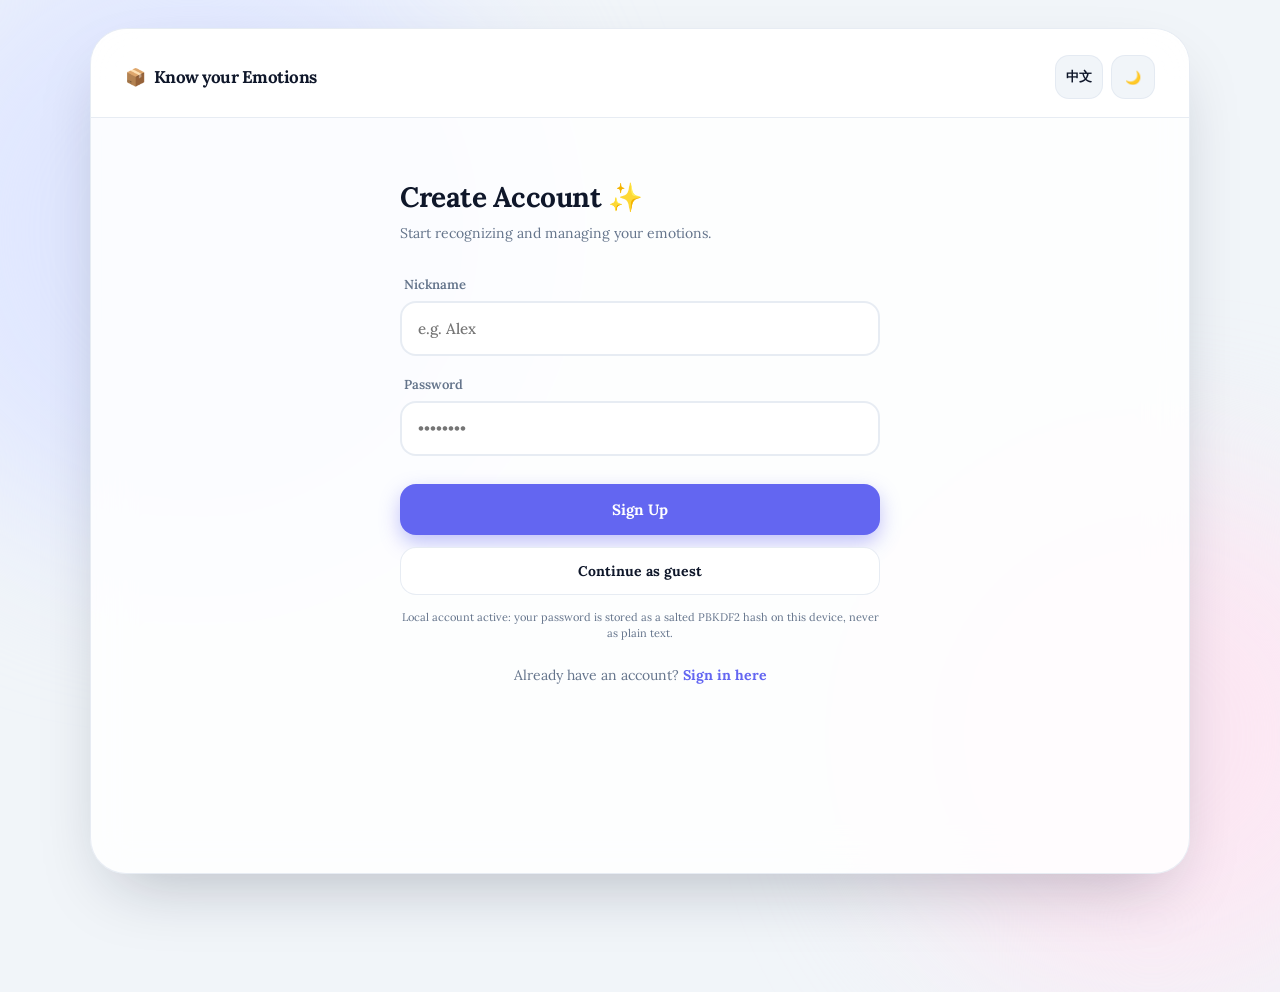
<file: index.html>
<!DOCTYPE html>
<html lang="en" id="htmlRoot">
<head>
    <meta charset="UTF-8">
    <meta name="viewport" content="width=device-width, initial-scale=1.0">
    <title>Know your Emotions</title>
    <meta name="description" content="Recognize, reflect on, and record 68 emotions in three languages.">
    <meta name="theme-color" content="#6366f1">
    <meta name="apple-mobile-web-app-capable" content="yes">
    <meta name="apple-mobile-web-app-status-bar-style" content="default">
    <link rel="manifest" href="./manifest.webmanifest">
    <link rel="apple-touch-icon" href="./icons/icon-192.png">
    <link href="https://fonts.googleapis.com/css2?family=Lora:wght@400;500;600;700;800&amp;display=swap" rel="stylesheet">
    <link rel="stylesheet" href="styles.css?v=29">
</head>
<body>

    
    
    <div class="bg-shape shape-1"></div>
    <div class="bg-shape shape-2"></div>

    <div class="app-container">
        <div id="toast" class="toast" role="status" aria-live="polite">Message here</div>

        <!-- HEADER -->
        <div class="header-bar" id="headerBar">
            <button class="brand brand-home" id="brandHome" type="button" onclick="goHomeFromBrand()" title="Kembali ke halaman utama" aria-label="Kembali ke halaman utama">📦 <span id="brandText">Know your Emotions</span></button>
            <div class="controls">
                <button class="btn-icon hidden" id="installBtn" type="button" onclick="installPWA()" title="Install app" aria-label="Install app">⬇︎</button>
                <button class="btn-icon" id="langBtn" onclick="toggleLang()" title="Switch Language">中文</button>
                <button class="btn-icon btn-header-logout hidden" id="btnLogout" type="button" onclick="logout()" title="Logout" aria-label="Logout"><span aria-hidden="true">↗</span><span class="sr-only" id="btnLogoutLabel">Logout</span></button>
                <button class="btn-icon" id="themeBtn" onclick="toggleTheme()" title="Toggle Theme">🌙</button>
            </div>
        </div>
        <div class="scroll-progress" aria-hidden="true"><span id="scrollProgressBar"></span></div>

        <!-- CONTENT AREA -->
        <div class="content-area" id="scrollArea">
            
            <!-- AUTH SECTION -->
            <div id="authSection">
                <div style="margin-top: 20px;">
                    <h1 class="page-title" id="authTitle">Create Account ✨</h1>
                    <p class="page-subtitle" id="authSubtitle">Start recognizing and managing your emotions.</p>
                </div>
                <div class="form-group">
                    <label id="lblUser" for="username">Nickname</label>
                    <input type="text" id="username" class="form-control" placeholder="e.g. Alex" autocomplete="username">
                </div>
                <div class="form-group">
                    <label id="lblPass" for="password">Password</label>
                    <input type="password" id="password" class="form-control" placeholder="••••••••" autocomplete="new-password" minlength="8" maxlength="128">
                </div>
                <button type="button" class="btn-primary" id="btnSubmit" onclick="handleAuth()">Sign Up</button>
                <button type="button" class="btn-secondary" id="btnGuest" onclick="continueAsGuest()">Continue as guest</button>
                <p class="privacy-note" id="authPrivacy">Your password is securely processed and is never stored as plain text.</p>
                <div class="auth-switch" id="authSwitchText">
                    Already have an account? <button type="button" class="btn-link" onclick="switchAuthMode()">Sign in here</button>
                </div>
            </div>

            <!-- TAB: EMOTIONS (HOME) -->
            <div id="tabEmotions" class="hidden">
                <div id="homeView">
                    <div class="user-greeting">
                        <div class="greeting-profile">
                            <div class="greeting-text">
                                <p class="greeting-eyebrow" id="txtHello">Selamat datang</p>
                                <h2 id="userNameDisplay">Teman</h2>
                                <div class="greeting-meta">
                                    <span class="greeting-date" id="greetingDate">Sabtu, 22 Agustus</span>
                                </div>
                            </div>
                            <div class="user-avatar" id="userAvatar" aria-hidden="true">T</div>
                            <span class="greeting-prompt"><span class="greeting-quote-mark" aria-hidden="true">“</span><span class="greeting-quote-copy"><span class="greeting-quote-label" id="greetingQuoteLabel">Refleksi hari ini</span><span id="greetingPrompt">Semua perasaan datang membawa pesan; dengarkan tanpa terburu-buru menghakimi.</span></span></span>
                        </div>
                    </div>

                    <!-- CURHAT / AI ANALYSIS CARD (terhubung ke backend Flask app.py) -->
                    <div class="curhat-card" id="curhatCard">
                        <div class="curhat-title" id="curhatTitle">✍️ Curhat Dulu, Yuk</div>
                        <p class="curhat-sub" id="curhatSub">Tulis apa yang kamu rasakan, biar sistem coba menebak emosinya.</p>
                        <textarea class="curhat-textarea" id="curhatInput" placeholder="Cth: aku lagi bete banget sama kerjaan..." rows="3"></textarea>
                        <button type="button" class="btn-primary" id="curhatBtn" style="margin-top: 10px;" onclick="analyzeCurhat()">Analisa Perasaanku</button>
                        <div class="curhat-result hidden" id="curhatResult" role="status" aria-live="polite"></div>
                        <p class="curhat-safety" id="curhatSafety">Hasil ini untuk refleksi, bukan diagnosis medis.</p>
                    </div>

                    <h1 class="page-title" id="dashTitle" style="font-size: 24px;">Bagaimana perasaanmu?</h1>
                    <p class="page-subtitle" id="dashSubtitle">Pilih spektrum emosi di bawah ini.</p>
                    <section class="wheel-card" id="emotionWheelCard" aria-labelledby="wheelTitle">
                        <div class="wheel-heading">
                            <span class="wheel-heading-icon" aria-hidden="true"><span>☺</span></span>
                            <div>
                                <h2 class="wheel-title" id="wheelTitle">Emotion Wheel</h2>
                                <p class="wheel-subtitle" id="wheelSubtitle">Putar roda atau pilih simbol untuk menjelajahi spektrum emosi.</p>
                            </div>
                        </div>
                        <div class="wheel-explorer">
                            <div class="wheel-stage">
                                <span class="wheel-pointer" aria-hidden="true"></span>
                                <div class="emotion-wheel" id="emotionWheel" role="group" aria-label="Roda putar berisi 11 spektrum emosi"></div>
                            </div>
                            <div class="wheel-legend" id="emotionWheelLegend" aria-label="Daftar spektrum emosi"></div>
                        </div>
                        <div class="wheel-result hidden" id="wheelResult" role="status" aria-live="polite" style="--result-color:var(--primary)">
                            <div class="wheel-result-heading">
                                <div class="wheel-result-icon" id="wheelResultIcon" aria-hidden="true">✨</div>
                                <div>
                                    <div class="wheel-result-kicker" id="wheelResultKicker">Hasil putaranmu</div>
                                    <h3 class="wheel-result-title" id="wheelResultTitle">Nama Spektrum</h3>
                                </div>
                            </div>
                            <p class="wheel-result-description" id="wheelResultDescription">Penjelasan singkat spektrum emosi.</p>
                            <div class="wheel-result-meta" id="wheelResultMeta">5 variasi emosi untuk dijelajahi</div>
                            <div class="wheel-result-actions">
                                <button type="button" class="btn-primary wheel-result-open" id="wheelResultOpen" onclick="openSelectedWheelSpectrum()">Jelajahi spektrum</button>
                                <button type="button" class="btn-secondary wheel-result-spin" id="wheelResultSpin" onclick="spinEmotionWheel()">Putar lagi</button>
                            </div>
                        </div>
                    </section>
                    <div class="saved-panels" id="savedPanels"></div>
                    <div class="emotions-grid" id="mainGrid"></div>
                </div>

                <!-- Detail / Sub-category View -->
                <div id="detailViewWrapper" class="hidden">
                    <div class="btn-back-wrap">
                        <button type="button" class="btn-back" onclick="goBackEmotions()">← <span id="txtBack">Kembali</span></button>
                    </div>
                    <section class="spectrum-intro hidden" id="spectrumIntro" aria-labelledby="spectrumTitle">
                        <div class="spectrum-heading">
                            <div class="spectrum-icon" id="spectrumIcon" aria-hidden="true">✨</div>
                            <div class="spectrum-heading-copy">
                                <div class="spectrum-kicker" id="spectrumKicker">Tentang spektrum ini</div>
                                <h1 class="spectrum-title" id="spectrumTitle">Nama Spektrum</h1>
                                <div class="spectrum-translation" id="spectrumTitleTranslation">Arti spektrum</div>
                            </div>
                        </div>
                        <p class="spectrum-description" id="spectrumDescription">Penjelasan spektrum emosi.</p>
                        <div class="spectrum-meta">
                            <span class="spectrum-count" id="spectrumCount">5 Variasi</span>
                            <span class="spectrum-prompt" id="spectrumPrompt">Pilih yang paling mewakili kondisimu</span>
                        </div>
                        <p class="spectrum-note"><span class="spectrum-note-icon" aria-hidden="true">i</span><span id="spectrumNote">Spektrum adalah kelompok pengalaman emosi, bukan satu emosi tunggal.</span></p>
                    </section>
                    <div id="subGrid" class="emotions-grid list-view hidden"></div>
                    <div id="reflectionDetail" class="hidden">
                        <div class="reflection-card" id="reflectionCardBox">
                            <div class="refl-header">
                                <div class="refl-emoji" id="resEmoji">✨</div>
                                <div class="refl-title" id="resName">Nama Emosi</div>
                                <div class="detail-actions">
                                    <button type="button" class="detail-action" id="favoriteBtn" onclick="toggleFavorite()">☆ Favorit</button>
                                </div>
                            </div>
                            <div class="refl-body">
                                <div class="refl-section">
                                    <div class="refl-label" id="lblRefl">💡 Refleksi &amp; Esai</div>
                                    <div class="refl-text" id="resReflection">...</div>
                                </div>
                                <div class="refl-section" id="adviceSection">
                                    <div class="refl-label" id="lblAdv">🌱 Saran Tindakan</div>
                                    <div class="refl-text" id="resAdvice">...</div>
                                </div>
                                <div class="refl-section" id="seeAlsoSection" style="margin-top:12px;">
                                    <div class="refl-label" id="lblSeeAlso">🔗 Terkait</div>
                                    <div class="see-also-links" id="resSeeAlso">...</div>
                                </div>
                            </div>
                        </div>
                    </div>
                </div>
            </div>

            <!-- TAB: LIBRARY (PUSTAKA ESAI EMOSI) -->
            <div id="tabLibrary" class="hidden">
                <div style="margin-top: 20px; margin-bottom: 24px;">
                    <h1 class="page-title" id="libTitle">Pustaka Emosi 📚</h1>
                    <p class="page-subtitle" id="libSubtitle">Kumpulan lengkap esai mendalam seluruh kategori spektrum emosi.</p>
                </div>
                <div class="library-tools">
                    <label class="sr-only" id="libSearchLabel" for="librarySearch">Cari emosi</label>
                    <div class="library-search-wrap">
                        <span class="library-search-icon" aria-hidden="true">🔎</span>
                        <input id="librarySearch" class="library-search" type="search" placeholder="Cari emosi..." oninput="renderLibrary()">
                        <button type="button" class="library-clear" id="libraryClear" onclick="clearLibrarySearch()" aria-label="Hapus pencarian">×</button>
                    </div>
                    <div class="filter-row" id="libraryFilters">
                        <button type="button" class="filter-chip active" data-filter="all" onclick="setLibraryFilter('all')">Semua</button>
                        <button type="button" class="filter-chip" data-filter="calm" onclick="setLibraryFilter('calm')">Tenang</button>
                        <button type="button" class="filter-chip" data-filter="heavy" onclick="setLibraryFilter('heavy')">Berat</button>
                        <button type="button" class="filter-chip" data-filter="positive" onclick="setLibraryFilter('positive')">Positif</button>
                        <button type="button" class="filter-chip" data-filter="favorites" onclick="setLibraryFilter('favorites')">Favorit</button>
                        <button type="button" class="filter-chip" data-filter="recent" onclick="setLibraryFilter('recent')">Terakhir dilihat</button>
                        <button type="button" class="filter-chip" data-filter="frequent" onclick="setLibraryFilter('frequent')">Sering dilihat</button>
                    </div>
                    <div class="library-count" id="libraryResultCount" aria-live="polite"></div>
                    <div class="fuzzy-hint" id="fuzzySearchHint">Pencarian tetap bekerja meskipun ada salah ketik.</div>
                </div>
                <div class="library-list" id="libraryContainer">
                    <!-- Library items injected here -->
                </div>
            </div>

            <!-- TAB: GAMES -->
            <div id="tabGames" class="hidden games-page">
                <div class="games-page-heading">
                    <div class="games-page-kicker" id="gamesPageKicker">MAIN BERSAMA</div>
                    <h1 class="page-title" id="gamesPageTitle">Emotion Games 🎴</h1>
                    <p class="page-subtitle" id="gamesPageSubtitle">Ruang khusus untuk mengenal emosi lewat permainan bersama teman.</p>
                </div>
                <section class="emotion-game-card" id="emotionGame" aria-labelledby="gameTitle">
                    <div class="game-heading">
                        <span class="game-heading-icon" aria-hidden="true">🎴</span>
                        <div class="game-heading-copy">
                            <div class="game-kicker" id="gameKicker">MINI GAME · 2+ PEMAIN</div>
                            <h2 class="game-title" id="gameTitle">Cerita Bergilir</h2>
                            <p class="game-subtitle" id="gameSubtitle">Ambil satu kartu, lalu bergantian berbagi pengalaman bersama teman.</p>
                        </div>
                    </div>
                    <div class="game-stage" id="gameStage" style="--game-color:var(--primary)">
                        <div class="game-round" id="gameRound">Siap bermain</div>
                        <div class="game-emotion-icon" id="gameEmotionIcon" aria-hidden="true">💬</div>
                        <div class="game-spectrum" id="gameSpectrum">Kenali cerita satu sama lain</div>
                        <div class="game-emotion-name" id="gameEmotionName">Ambil kartu pertamamu</div>
                        <p class="game-prompt" id="gamePrompt" aria-live="polite">Setiap pemain boleh melewati pertanyaan yang belum nyaman untuk dijawab.</p>
                    </div>
                    <div class="game-actions">
                        <button type="button" class="btn-primary game-draw" id="gameDrawBtn" onclick="drawEmotionPrompt()">Ambil kartu</button>
                        <button type="button" class="btn-secondary game-share" id="gameShareBtn" onclick="shareStoryPrompt()" disabled>Kirim pertanyaan</button>
                    </div>
                    <p class="game-safety" id="gameSafety">Tidak ada jawaban benar atau salah. Dengarkan tanpa menghakimi dan semua pemain boleh melewati giliran.</p>
                </section>
            </div>

            <!-- TAB: NOTES -->
            <div id="tabNotes" class="hidden">
                <div id="notesListView">
                    <div style="margin-top: 20px; margin-bottom: 24px;">
                        <h1 class="page-title" id="notesTitle">Catatan Saya 📝</h1>
                        <p class="page-subtitle" id="notesSubtitle">Tuliskan pikiran dan perasaanmu di sini.</p>
                        <div class="notes-toolbar">
                            <input type="search" class="compact-input" id="notesSearch" placeholder="Cari catatan..." oninput="renderNotes()">
                            <button type="button" class="btn-compact" id="btnExportNotes" onclick="exportNotes()">Ekspor</button>
                        </div>
                    </div>
                    <div class="notes-list" id="notesContainer">
                        <!-- Notes injected here -->
                    </div>
                    <!-- FAB for Add Note -->
                    <button type="button" class="fab" id="btnNewNote" onclick="showCreateNote()" aria-label="Tulis catatan baru">+</button>
                </div>

                <!-- Create Note View -->
                <div id="noteCreateView" class="hidden note-input-container">
                    <div style="margin-top: 20px; margin-bottom: 16px;">
                        <h1 class="page-title" id="createNoteTitle" style="font-size: 22px;">Tulis Catatan ✍️</h1>
                    </div>
                    <textarea class="note-textarea" id="noteInput" placeholder="Tulis sesuatu..."></textarea>
                    <label class="form-group compact-label" for="noteTag"><span id="noteTagLabel">Tag emosi</span>
                        <select id="noteTag" class="form-control"></select>
                    </label>
                    <div class="note-actions">
                        <button type="button" class="btn-cancel" id="btnCancelNote" onclick="hideCreateNote()">Batal</button>
                        <button type="button" class="btn-primary" id="btnSaveNote" style="margin-top: 0; flex: 1;" onclick="saveNote()">Simpan</button>
                    </div>
                </div>
            </div>

            <!-- TAB: PERSONAL GROWTH -->
            <div id="tabGrowth" class="hidden growth-page">
                <div class="growth-page-heading">
                    <div class="growth-kicker" id="growthKicker">KENALI POLAMU</div>
                    <h1 class="page-title" id="growthTitle">Personal Growth 🌱</h1>
                    <p class="page-subtitle" id="growthSubtitle">Kenali pola responsmu, lalu pilih respons yang lebih sesuai dengan nilai dan kebutuhanmu.</p>
                </div>

                <section class="growth-onboarding" id="growthOnboarding" aria-labelledby="growthIntroTitle">
                    <div class="growth-orbit" aria-hidden="true"><span>♡</span><span>⌁</span><span>↗</span></div>
                    <div class="growth-intro-icon" aria-hidden="true">🧭</div>
                    <div class="growth-kicker" id="growthIntroKicker">MULAI DARI REFLEKSI KECIL</div>
                    <h2 id="growthIntroTitle">Bagaimana kamu biasanya merespons?</h2>
                    <p id="growthIntroText">Jawab enam situasi singkat. Tidak ada jawaban benar atau salah—hasilnya adalah kecenderungan, bukan label permanen.</p>
                    <div class="growth-flow" id="growthFlow" aria-label="Alur personal growth">
                        <span>Rasakan</span><b>→</b><span>Pahami</span><b>→</b><span>Pilih</span>
                    </div>
                    <button type="button" class="btn-primary growth-start" id="growthStartBtn" onclick="startGrowthQuiz()">Mulai refleksi</button>
                    <p class="growth-privacy" id="growthPrivacy">🔒 Jawaban dan profil tersimpan di browser ini.</p>
                </section>

                <section class="growth-quiz hidden" id="growthQuiz" aria-labelledby="growthQuestion">
                    <div class="growth-quiz-top">
                        <span id="growthQuizStep">Pertanyaan 1 dari 6</span>
                        <span id="growthQuizPercent">17%</span>
                    </div>
                    <div class="growth-progress" aria-hidden="true"><span id="growthProgressBar"></span></div>
                    <div class="growth-question-icon" id="growthQuestionIcon" aria-hidden="true">💬</div>
                    <h2 id="growthQuestion">Saat terjadi sesuatu yang tidak sesuai harapan...</h2>
                    <p id="growthQuestionHint">Pilih jawaban yang paling mendekati respons alammu.</p>
                    <div class="growth-options" id="growthOptions"></div>
                    <button type="button" class="btn-link growth-quiz-exit" id="growthQuizExit" onclick="cancelGrowthQuiz()">Kembali</button>
                </section>

                <div class="growth-dashboard hidden" id="growthDashboard">
                    <section class="growth-profile-hero" id="growthProfileHero">
                        <div class="growth-profile-topline">
                            <span class="growth-kicker" id="growthProfileKicker">HOW I TEND TO RESPOND</span>
                            <button type="button" class="growth-retake" id="growthRetake" onclick="startGrowthQuiz(true)">Ulangi refleksi</button>
                        </div>
                        <div class="growth-profile-heading">
                            <div class="growth-profile-icon" id="growthProfileIcon" aria-hidden="true">🌊</div>
                            <div><p id="growthProfileLabel">Kecenderungan utamamu</p><h2 id="growthProfileName">Pemroses Perasaan</h2></div>
                        </div>
                        <p class="growth-profile-summary" id="growthProfileSummary"></p>
                        <div class="growth-mix" id="growthMix"></div>
                        <p class="growth-disclaimer" id="growthDisclaimer">Profil ini fleksibel dan dapat berubah sesuai situasi—bukan diagnosis atau label kepribadian.</p>
                    </section>

                    <section class="growth-section" aria-labelledby="growthMapTitle">
                        <div class="growth-section-heading"><span class="growth-section-icon" aria-hidden="true">🗺️</span><div><p class="growth-kicker" id="growthMapKicker">GROWTH PROFILE</p><h2 id="growthMapTitle">Peta pertumbuhanmu</h2></div></div>
                        <div class="growth-map" id="growthMap"></div>
                    </section>

                    <section class="growth-section" aria-labelledby="growthTriggersTitle">
                        <div class="growth-section-heading"><span class="growth-section-icon" aria-hidden="true">⚡</span><div><p class="growth-kicker" id="growthTriggersKicker">RESPONSE TRIGGERS</p><h2 id="growthTriggersTitle">Momen yang perlu diperhatikan</h2></div></div>
                        <div class="growth-trigger-list" id="growthTriggerList"></div>
                    </section>

                    <section class="growth-section growth-compass-card" aria-labelledby="growthCompassTitle">
                        <div class="growth-section-heading"><span class="growth-section-icon" aria-hidden="true">🧭</span><div><p class="growth-kicker" id="growthCompassKicker">RESPONSE COMPASS</p><h2 id="growthCompassTitle">Jeda sebelum bereaksi</h2></div></div>
                        <p class="growth-section-copy" id="growthCompassIntro"></p>
                        <div class="response-compass" id="responseCompass"></div>
                    </section>

                    <section class="growth-section growth-coach" aria-labelledby="growthCoachTitle">
                        <div class="growth-section-heading"><span class="growth-section-icon" aria-hidden="true">💬</span><div><p class="growth-kicker" id="growthCoachKicker">RESPONSE COACH</p><h2 id="growthCoachTitle">Susun respons yang lebih sadar</h2></div></div>
                        <p class="growth-section-copy" id="growthCoachIntro"></p>
                        <div class="growth-mode-tabs" role="tablist" aria-label="Mode response coach">
                            <button type="button" id="coachSituationTab" class="growth-mode active" onclick="setGrowthCoachMode('situation')" role="tab" aria-selected="true">Situasi</button>
                            <button type="button" id="coachDraftTab" class="growth-mode" onclick="setGrowthCoachMode('draft')" role="tab" aria-selected="false">Draf pesan</button>
                        </div>
                        <label class="sr-only" id="growthCoachInputLabel" for="growthCoachInput">Ceritakan situasimu</label>
                        <textarea id="growthCoachInput" class="growth-coach-input" rows="5" placeholder="Contoh: Temanku membatalkan janji tanpa memberi kabar..."></textarea>
                        <button type="button" class="btn-primary" id="growthCoachBtn" onclick="runGrowthCoach()">Bantu aku merespons</button>
                        <div class="growth-coach-result hidden" id="growthCoachResult" aria-live="polite"></div>
                        <p class="growth-disclaimer" id="growthCoachDisclaimer">Panduan reflektif lokal, bukan diagnosis atau pengganti tenaga profesional.</p>
                    </section>

                    <section class="growth-section growth-daily" aria-labelledby="growthDailyTitle">
                        <div class="growth-section-heading"><span class="growth-section-icon" aria-hidden="true">☀️</span><div><p class="growth-kicker" id="growthDailyKicker">DAILY SCENARIO</p><h2 id="growthDailyTitle">Latihan hari ini</h2></div></div>
                        <div id="growthDailyContent"></div>
                    </section>

                    <section class="growth-progress-card">
                        <div><span id="growthPracticeCount">0</span><small id="growthPracticeLabel">latihan selesai</small></div>
                        <div><span id="growthCoachCount">0</span><small id="growthCoachCountLabel">sesi refleksi</small></div>
                    </section>
                    <button type="button" class="btn-secondary growth-about-link" id="growthAboutLink" onclick="switchTab('about')">Tentang, privasi &amp; pengingat →</button>
                </div>
            </div>

            <!-- TAB: ABOUT -->
            <div id="tabAbout" class="hidden about-page">
                <button type="button" class="btn-link about-back-growth" id="aboutBackGrowth" onclick="switchTab('growth')">← Kembali ke Personal Growth</button>
                <h1 class="page-title" id="aboutTitle">Tentang &amp; Kredit ℹ️</h1>
                <p class="page-subtitle" id="aboutSubtitle">Tujuan, batasan, dan asal konsep Box of Emotions.</p>
                <section class="about-card">
                    <h2 id="aboutPurposeTitle">Tujuan edukasi</h2>
                    <p id="aboutPurpose">Box of Emotions membantu pengguna menemukan bahasa untuk merefleksikan perasaan. Konten ini bukan alat diagnosis atau pengganti psikolog, psikiater, dokter, maupun layanan krisis.</p>
                </section>
                <section class="about-card reminder-card" aria-labelledby="reminderTitle">
                    <div class="reminder-heading">
                        <div class="reminder-icon" aria-hidden="true">🔔</div>
                        <div>
                            <h2 id="reminderTitle">Pengingat harian</h2>
                            <p id="reminderDescription">Pilih waktu untuk mengingatkanmu melakukan check-in emosi.</p>
                        </div>
                    </div>
                    <div class="reminder-settings">
                        <label class="reminder-time-label" for="reminderTime">
                            <span id="reminderTimeLabel">Waktu pengingat</span>
                            <input type="time" id="reminderTime" class="reminder-time" value="20:00" onchange="saveReminderTime()">
                        </label>
                        <div class="reminder-actions">
                            <button type="button" class="btn-primary reminder-toggle" id="reminderToggle" onclick="toggleDailyReminder()">Aktifkan pengingat</button>
                            <button type="button" class="btn-secondary reminder-test" id="reminderTest" onclick="sendDailyReminder(true)">Kirim tes</button>
                        </div>
                    </div>
                    <div class="reminder-status" id="reminderStatus" role="status" aria-live="polite">Pengingat belum aktif.</div>
                    <p class="reminder-help" id="reminderHelp">Notifikasi dijalankan oleh PWA saat tersedia. Pada beberapa perangkat, pengingat mungkin tidak muncul jika aplikasi benar-benar ditutup.</p>
                </section>
                <section class="about-card crisis-card">
                    <h2 id="aboutCrisisTitle">Saat membutuhkan bantuan segera</h2>
                    <p id="aboutCrisis">Jika kamu atau orang lain berada dalam bahaya, hubungi layanan darurat setempat dan orang tepercaya. Untuk dukungan berkelanjutan, pertimbangkan tenaga kesehatan mental profesional.</p>
                </section>
                <section class="about-card">
                    <h2 id="aboutCreditTitle">Kredit dan bahasa</h2>
                    <p id="aboutCredit">Konsep dan penjelasan diadaptasi dari materi Box of Emotions yang diberikan pemilik proyek. Terjemahan tersedia dalam Indonesia, Inggris, dan Mandarin; istilah budaya dipertahankan bila tidak memiliki padanan langsung.</p>
                </section>
                <section class="about-card">
                    <h2 id="aboutPrivacyTitle">Privasi</h2>
                    <p id="aboutPrivacy">Mode tamu menyimpan data hanya di perangkat ini. Akun terdaftar menyimpan kata sandi dalam bentuk hash dan menyinkronkan catatan, favorit, serta riwayat melalui backend.</p>
                </section>
            </div>

        </div>

        <button type="button" class="scroll-fab" id="scrollFab" onclick="scrollToTop()" aria-label="Back to top" title="Back to top">
            <span aria-hidden="true">↑</span>
        </button>

        <!-- BOTTOM NAVIGATION -->
        <div class="bottom-nav" id="bottomNav">
            <button type="button" class="nav-item active" id="navEmo" onclick="switchTab('emotions')">
                <div class="nav-icon">📦</div>
                <span id="lblNavEmo">Emosi</span>
            </button>
            <button type="button" class="nav-item" id="navLib" onclick="switchTab('library')">
                <div class="nav-icon">📚</div>
                <span id="lblNavLib">Pustaka</span>
            </button>
            <button type="button" class="nav-item" id="navGames" onclick="switchTab('games')">
                <div class="nav-icon">🎴</div>
                <span id="lblNavGames">Games</span>
            </button>
            <button type="button" class="nav-item" id="navNote" onclick="switchTab('notes')">
                <div class="nav-icon">📝</div>
                <span id="lblNavNote">Catatan</span>
            </button>
            <button type="button" class="nav-item" id="navGrowth" onclick="switchTab('growth')">
                <div class="nav-icon">🌱</div>
                <span id="lblNavGrowth">Growth</span>
            </button>
        </div>

    </div>

    <script src="full-essays.js?v=1"></script>
    <script src="emotions.js?v=25"></script>
    <script src="growth.js?v=2"></script>
    <script src="app.js?v=26"></script>
</body>
</html>
</file>
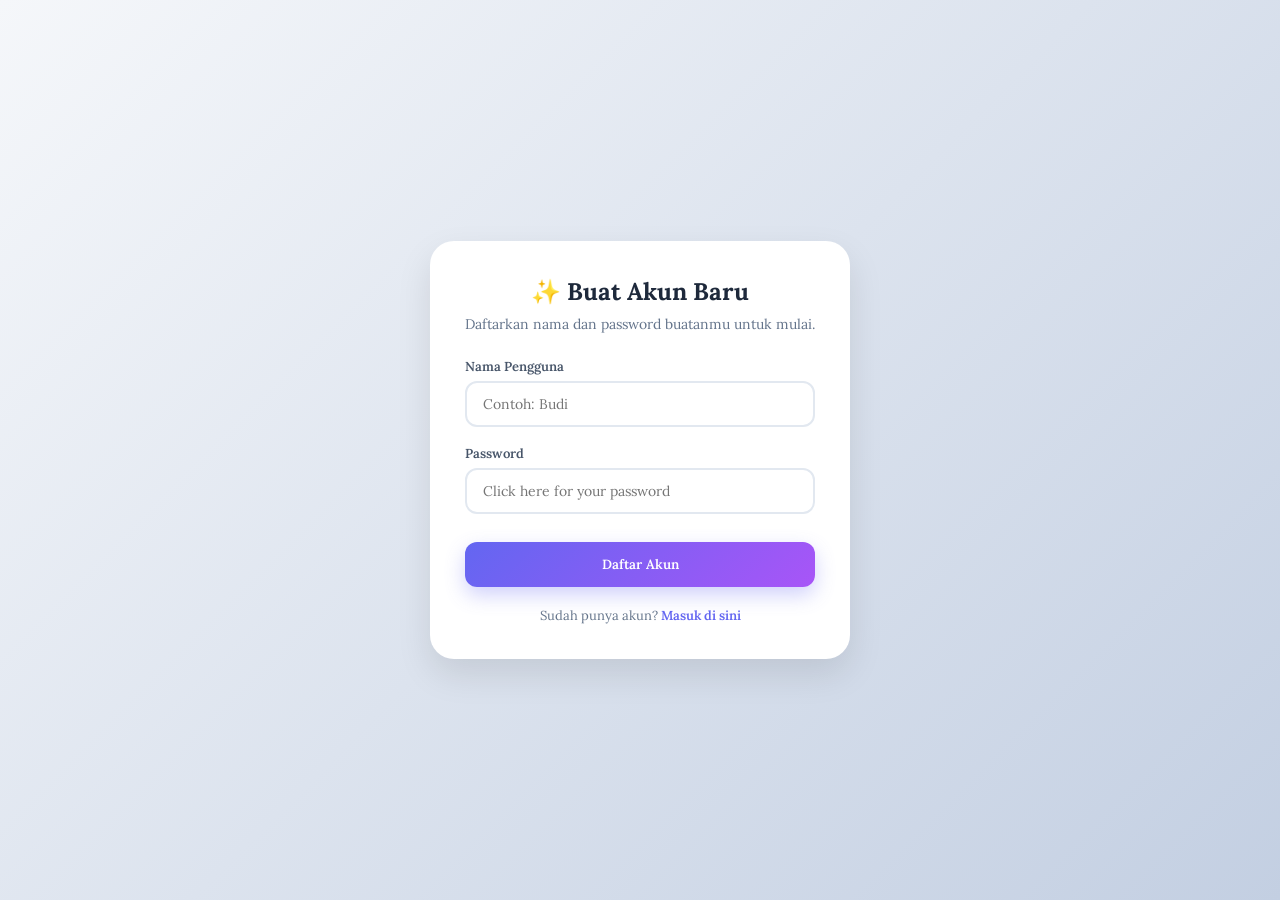
<file: app.html>
<!DOCTYPE html>
<html lang="id">
<head>
    <meta charset="UTF-8">
    <meta name="viewport" content="width=device-width, initial-scale=1.0">
    <title>Box of Emotion</title>
    <link href="https://fonts.googleapis.com/css2?family=Lora:wght@400;500;600;700&display=swap" rel="stylesheet">
    <style>
        * {
            box-sizing: border-box;
            margin: 0;
            padding: 0;
            font-family: 'Lora', serif;
        }

        body {
            background: linear-gradient(135deg, #f5f7fa 0%, #c3cfe2 100%);
            min-height: 100vh;
            display: flex;
            justify-content: center;
            align-items: center;
            color: #333;
            padding: 20px;
        }

        .container {
            width: 100%;
            max-width: 420px;
            background: #ffffff;
            border-radius: 24px;
            box-shadow: 0 15px 35px rgba(0, 0, 0, 0.1);
            padding: 35px;
            text-align: center;
        }

        h1 {
            font-size: 24px;
            color: #1e293b;
            margin-bottom: 8px;
        }

        p.subtitle {
            font-size: 14px;
            color: #64748b;
            margin-bottom: 25px;
        }

        .form-group {
            text-align: left;
            margin-bottom: 18px;
        }

        label {
            display: block;
            font-size: 13px;
            font-weight: 600;
            color: #475569;
            margin-bottom: 6px;
        }

        input {
            width: 100%;
            padding: 12px 16px;
            border: 2px solid #e2e8f0;
            border-radius: 12px;
            font-size: 14px;
            outline: none;
            transition: border-color 0.2s;
        }

        input:focus {
            border-color: #6366f1;
        }

        .btn-submit {
            background: linear-gradient(135deg, #6366f1 0%, #a855f7 100%);
            border: none;
            color: white;
            font-weight: 600;
            padding: 14px;
            border-radius: 12px;
            cursor: pointer;
            width: 100%;
            margin-top: 10px;
            box-shadow: 0 8px 20px rgba(99, 102, 241, 0.3);
            transition: transform 0.2s, box-shadow 0.2s;
        }

        .btn-submit:hover {
            transform: translateY(-2px);
            box-shadow: 0 12px 22px rgba(99, 102, 241, 0.4);
        }

        .message {
            margin-top: 15px;
            font-size: 13px;
            font-weight: 500;
        }

        .message.error { color: #ef4444; }
        .message.success { color: #10b981; }

        .toggle-link {
            margin-top: 20px;
            font-size: 13px;
            color: #64748b;
        }

        .toggle-link a {
            color: #6366f1;
            text-decoration: none;
            font-weight: 600;
            cursor: pointer;
        }

        .toggle-link a:hover { text-decoration: underline; }

        /* Tampilan Bagian Kotak Emosi (Hidden Default) */
        .app-section {
            display: none;
        }

        .header-top {
            display: flex;
            justify-content: space-between;
            align-items: center;
            margin-bottom: 20px;
        }

        .greeting {
            font-size: 14px;
            color: #64748b;
            text-align: left;
        }

        .greeting span {
            font-weight: 700;
            color: #1e293b;
        }

        .btn-logout {
            background: #fef2f2;
            color: #ef4444;
            border: none;
            padding: 6px 12px;
            border-radius: 8px;
            font-size: 12px;
            font-weight: 600;
            cursor: pointer;
            transition: background 0.2s;
        }

        .btn-logout:hover { background: #fee2e2; }

        .emotion-box {
            background: linear-gradient(135deg, #6366f1 0%, #a855f7 100%);
            border-radius: 20px;
            padding: 35px 20px;
            color: white;
            cursor: pointer;
            box-shadow: 0 10px 20px rgba(99, 102, 241, 0.3);
            transition: transform 0.2s ease, box-shadow 0.2s ease;
            margin-bottom: 20px;
        }

        .emotion-box:hover {
            transform: translateY(-4px);
            box-shadow: 0 14px 25px rgba(99, 102, 241, 0.4);
        }

        .box-icon { font-size: 42px; margin-bottom: 10px; }
        .box-title { font-size: 17px; font-weight: 600; }

        .result-card {
            background: #f8fafc;
            border: 2px dashed #cbd5e1;
            border-radius: 16px;
            padding: 20px;
            text-align: left;
            display: none;
            animation: fadeIn 0.4s ease forwards;
        }

        .result-card.show { display: block; }

        .result-header {
            display: flex;
            align-items: center;
            gap: 12px;
            margin-bottom: 10px;
        }

        .result-emoji { font-size: 30px; }
        .result-name { font-size: 18px; font-weight: 700; color: #0f172a; }

        .result-section {
            margin-top: 10px;
            font-size: 13px;
            color: #475569;
            line-height: 1.5;
        }

        .result-section strong { color: #1e293b; display: block; margin-bottom: 2px; }

        .btn-retry {
            background: #f1f5f9;
            border: none;
            color: #475569;
            font-weight: 600;
            padding: 10px 20px;
            border-radius: 10px;
            cursor: pointer;
            margin-top: 15px;
            width: 100%;
            transition: background 0.2s;
        }

        .btn-retry:hover { background: #e2e8f0; }

        @keyframes fadeIn {
            from { opacity: 0; transform: translateY(10px); }
            to { opacity: 1; transform: translateY(0); }
        }
    </style>
</head>
<body>

    <div class="container">
        <!-- HALAMAN AUTH (LOGIN & REGISTER) -->
        <div id="authSection">
            <h1 id="formTitle">✨ Buat Akun Baru</h1>
            <p class="subtitle" id="formSubtitle">Daftarkan nama dan password buatanmu untuk mulai.</p>

            <div class="form-group">
                <label>Nama Pengguna</label>
                <input type="text" id="username" placeholder="Contoh: Budi">
            </div>

            <div class="form-group">
                <label>Password</label>
                <input type="password" id="password" placeholder="Click here for your password">
            </div>

            <button class="btn-submit" id="submitBtn" onclick="handleSubmit()">Daftar Akun</button>
            <div class="message" id="message"></div>

            <div class="toggle-link" id="toggleContainer">
                Sudah punya akun? <a onclick="switchMode('login')">Masuk di sini</a>
            </div>
        </div>

        <!-- HALAMAN UTAMA BOX OF EMOTION -->
        <div id="mainSection" class="app-section">
            <div class="header-top">
                <div class="greeting">Halo, <span id="userNameDisplay">Teman</span> 👋</div>
                <button class="btn-logout" onclick="logout()">Keluar</button>
            </div>

            <h1>📦 Box of Emotion</h1>
            <p class="subtitle">Ketuk kotak di bawah untuk mengambil kartu emosi hari ini.</p>

            <div class="emotion-box" id="box" onclick="pickEmotion()">
                <div class="box-icon">🎁</div>
                <div class="box-title">Buka Kotak Emosi</div>
            </div>

            <div class="result-card" id="resultCard">
                <div class="result-header">
                    <div class="result-emoji" id="resEmoji">✨</div>
                    <div>
                        <div class="result-name" id="resName">Nama Emosi</div>
                    </div>
                </div>
                <div class="result-section">
                    <strong>💡 Refleksi:</strong>
                    <span id="resReflection">Deskripsi...</span>
                </div>
                <div class="result-section">
                    <strong>🌱 Saran Tindakan:</strong>
                    <span id="resAdvice">Saran...</span>
                </div>
            </div>

            <button class="btn-retry" id="btnRetry" style="display: none;" onclick="resetBox()">Ambil Kartu Lain</button>
        </div>
    </div>

    <script>
        let isLoginMode = false;

        const savedUser = localStorage.getItem("boxUser");
        const savedPass = localStorage.getItem("boxPass");
        const isLoggedIn = localStorage.getItem("isLoggedIn");

        // Jika sudah login sebelumnya, langsung tampilkan halaman utama
        if (isLoggedIn === "true" && savedUser) {
            showMainApp(savedUser);
        } else if (savedUser) {
            switchMode('login');
        }

        function switchMode(mode) {
            const formTitle = document.getElementById("formTitle");
            const formSubtitle = document.getElementById("formSubtitle");
            const submitBtn = document.getElementById("submitBtn");
            const toggleContainer = document.getElementById("toggleContainer");
            document.getElementById("message").innerText = "";

            if (mode === 'login') {
                isLoginMode = true;
                formTitle.innerText = "👋 Selamat Datang Kembali";
                formSubtitle.innerText = "Masukkan nama dan password yang sudah terdaftar.";
                submitBtn.innerText = "Masuk ke Box";
                toggleContainer.innerHTML = `Belum punya akun? <a onclick="switchMode('register')">Daftar di sini</a>`;
                if(savedUser) document.getElementById("username").value = savedUser;
            } else {
                isLoginMode = false;
                formTitle.innerText = "✨ Buat Akun Baru";
                formSubtitle.innerText = "Daftarkan nama dan password buatanmu untuk mulai.";
                submitBtn.innerText = "Daftar Akun";
                toggleContainer.innerHTML = `Sudah punya akun? <a onclick="switchMode('login')">Masuk di sini</a>`;
                document.getElementById("username").value = "";
                document.getElementById("password").value = "";
            }
        }

        function handleSubmit() {
            const usernameInput = document.getElementById("username").value.trim();
            const passwordInput = document.getElementById("password").value;
            const messageEl = document.getElementById("message");

            if (!usernameInput || !passwordInput) {
                messageEl.className = "message error";
                messageEl.innerText = "Nama dan password tidak boleh kosong!";
                return;
            }

            if (!isLoginMode) {
                // Proses Pendaftaran
                localStorage.setItem("boxUser", usernameInput);
                localStorage.setItem("boxPass", passwordInput);

                messageEl.className = "message success";
                messageEl.innerText = "Akun berhasil dibuat! Silakan masuk...";

                setTimeout(() => {
                    switchMode('login');
                    document.getElementById("password").value = "";
                }, 1000);
            } else {
                // Proses Login
                const storedUser = localStorage.getItem("boxUser");
                const storedPass = localStorage.getItem("boxPass");

                if (usernameInput === storedUser && passwordInput === storedPass) {
                    localStorage.setItem("isLoggedIn", "true");
                    showMainApp(storedUser);
                } else {
                    messageEl.className = "message error";
                    messageEl.innerText = "Nama atau password salah!";
                }
            }
        }

        function showMainApp(username) {
            document.getElementById("authSection").style.display = "none";
            document.getElementById("mainSection").style.display = "block";
            document.getElementById("userNameDisplay").innerText = username;
        }

        function logout() {
            localStorage.removeItem("isLoggedIn");
            location.reload();
        }

        // Database Kumpulan Emosi
        const emotions = [
            {
                emoji: "😊",
                name: "Bahagia & Tenang (Joy)",
                reflection: "Kamu merasa damai dan puas dengan keadaan sekitar saat ini. Energi positif sedang mengalir dalam dirimu.",
                advice: "Nikmati momen ini sepenuhnya. Bagikan energi baikmu kepada orang terdekat atau ucapkan terima kasih pada diri sendiri."
            },
            {
                emoji: "🔋",
                name: "Kewalahan (Overwhelmed)",
                reflection: "Banyak hal yang menumpuk di pikiran atau tugasmu, membuatmu merasa seperti kehilangan kendali sejenak.",
                advice: "Tarik napas dalam-dalam. Buat daftar prioritas (to-do list), selesaikan satu hal kecil dulu, lalu istirahat sejenak."
            },
            {
                emoji: "🌧️",
                name: "Melankolis / Sedih (Melancholy)",
                reflection: "Ada perasaan berat atau rindu yang tak berdarah. Sangat wajar merasa rapuh dan tidak harus selalu kuat.",
                advice: "Izinkan dirimu merasakannya tanpa menghakimi. Menangislah jika perlu, dengarkan lagu tenang, atau curhat ke orang terpercaya."
            },
            {
                emoji: "⚡",
                name: "Bersemangat & Ambisius (Eager)",
                reflection: "Kamu punya dorongan kuat untuk menciptakan sesuatu, menyelesaikan target, atau memulai lembaran baru.",
                advice: "Salurkan energi besar ini ke dalam tindakan nyata, tapi ingat untuk tetap menjaga ritme agar tidak cepat burnout."
            },
            {
                emoji: "🌪️",
                name: "Cemas / Khawatir (Anxious)",
                reflection: "Pikiranmu melompat ke masa depan dan memikirkan skenario terburuk yang belum tentu terjadi.",
                advice: "Fokus pada masa kini (the present moment). Lakukan teknik grounding: sebutkan 3 hal yang bisa kamu lihat dan sentuh di sekitarmu."
            },
            {
                emoji: "🧩",
                name: "Bingung / Penasaran (Curious)",
                reflection: "Ada tanda tanya besar di kepalamu tentang arah hidup, keputusan, atau suatu masalah yang belum terpecahkan.",
                advice: "Jangan terburu-buru mencari jawaban instan. Tuliskan pertanyaan-pertanyaan itu di jurnal dan biarkan pikiranmu memprosesnya perlahan."
            }
        ];

        function pickEmotion() {
            const randomIndex = Math.floor(Math.random() * emotions.length);
            const selected = emotions[randomIndex];

            document.getElementById("resEmoji").innerText = selected.emoji;
            document.getElementById("resName").innerText = selected.name;
            document.getElementById("resReflection").innerText = selected.reflection;
            document.getElementById("resAdvice").innerText = selected.advice;

            document.getElementById("box").style.display = "none";
            document.getElementById("resultCard").classList.add("show");
            document.getElementById("btnRetry").style.display = "block";
        }

        function resetBox() {
            document.getElementById("resultCard").classList.remove("show");
            document.getElementById("btnRetry").style.display = "none";
            document.getElementById("box").style.display = "block";
        }
    </script>
</body>
</html>
</file>
<file: styles.css>
html { scroll-behavior: smooth; }

        /* === COLOR PALETTE & VARIABLES === */
        :root {
            --bg-app: #f1f5f9;
            --bg-shape1: #e0e7ff;
            --bg-shape2: #fce7f3;
            --surface: rgba(255, 255, 255, 0.85);
            --surface-solid: #ffffff;
            --text-main: #0f172a;
            --text-sub: #64748b;
            --border: rgba(226, 232, 240, 0.8);
            --primary: #6366f1;
            --primary-hover: #4f46e5;
            --primary-glow: rgba(99, 102, 241, 0.4);
            --card-hover: rgba(248, 250, 252, 0.9);
            --btn-alt: #f1f5f9;
            --btn-alt-text: #475569;
            --danger: #ef4444;
            --danger-bg: #fef2f2;
            --success: #10b981;
            --shadow-sm: 0 2px 4px rgba(0,0,0,0.02);
            --shadow-md: 0 10px 25px -5px rgba(0,0,0,0.05);
            --shadow-lg: 0 20px 40px -10px rgba(0,0,0,0.08);
            --shadow-up: 0 -10px 25px -5px rgba(0,0,0,0.05);

            /* === EMOTION CATEGORY COLORS ===
               Each spectrum gets its own accent, echoing the way the physical
               Box of Emotions gives every category its own colour pattern. */
            --c-zen: #0891b2;
            --c-bliss: #f59e0b;
            --c-enjoyment: #ec4899;
            --c-possibility: #10b981;
            --c-ego: #a855f7;
            --c-heat: #ef4444;
            --c-heartache: #3b82f6;
            --c-angst: #7c3aed;
            --c-loathing: #65a30d;
            --c-bitterness: #b45309;
            --c-emptiness: #64748b;
        }

        [data-theme="dark"] {
            --bg-app: #020617;
            --bg-shape1: #1e1b4b;
            --bg-shape2: #2e1065;
            --surface: rgba(15, 23, 42, 0.75);
            --surface-solid: #0f172a;
            --text-main: #f8fafc;
            --text-sub: #94a3b8;
            --border: rgba(30, 41, 59, 0.8);
            --primary: #818cf8;
            --primary-hover: #6366f1;
            --primary-glow: rgba(129, 140, 248, 0.25);
            --card-hover: rgba(30, 41, 59, 0.9);
            --btn-alt: #1e293b;
            --btn-alt-text: #cbd5e1;
            --danger: #f87171;
            --danger-bg: rgba(239, 68, 68, 0.1);
            --shadow-md: 0 10px 25px -5px rgba(0,0,0,0.3);
            --shadow-lg: 0 20px 40px -10px rgba(0,0,0,0.5);
            --shadow-up: 0 -10px 25px -5px rgba(0,0,0,0.3);
        }

        /* === GLOBAL RESET === */
        * { box-sizing: border-box; margin: 0; padding: 0; font-family: 'Lora', serif; -webkit-tap-highlight-color: transparent; }
        .sr-only { position: absolute !important; width: 1px; height: 1px; padding: 0; margin: -1px; overflow: hidden; clip: rect(0,0,0,0); white-space: nowrap; border: 0; }
        body {
            background-color: var(--bg-app); color: var(--text-main);
            min-height: 100vh; display: flex; justify-content: center; align-items: center;
            padding: 20px; overflow: hidden; position: relative;
            transition: background-color 0.5s ease, color 0.5s ease;
        }

        /* Background Decor */
        .bg-shape { position: absolute; border-radius: 50%; filter: blur(80px); z-index: -1; transition: background 0.8s ease; }
        .shape-1 { top: -10%; left: -10%; width: 50vw; height: 50vw; background: var(--bg-shape1); }
        .shape-2 { bottom: -10%; right: -10%; width: 40vw; height: 40vw; background: var(--bg-shape2); }

        /* === MAIN CONTAINER === */
        .app-container {
            width: 100%; max-width: 440px; height: 90vh; max-height: 850px;
            background: var(--surface); backdrop-filter: blur(20px); -webkit-backdrop-filter: blur(20px);
            border: 1px solid var(--border); border-radius: 32px; box-shadow: var(--shadow-lg);
            display: flex; flex-direction: column; position: relative; overflow: hidden;
            transition: background 0.5s ease, border-color 0.5s ease;
        }

        .hidden { display: none !important; }

        /* === HEADER === */
        .header-bar { padding: 24px 24px 16px; display: flex; justify-content: space-between; align-items: center; z-index: 10; border-bottom: 1px solid transparent; }
        .header-bar.active-border { border-bottom-color: var(--border); box-shadow: 0 8px 22px -20px rgba(15, 23, 42, .65); }
        .brand { font-size: 16px; font-weight: 800; color: var(--text-main); letter-spacing: -0.5px; display: flex; align-items: center; gap: 6px; }
        .brand-home { max-width: min(52vw, 280px); margin: -5px; padding: 5px; border: 0; border-radius: 10px; background: transparent; text-align: left; cursor: pointer; transition: color .2s, background .2s, transform .2s; }
        .brand-home span { overflow: hidden; text-overflow: ellipsis; white-space: nowrap; }
        .brand-home:hover { background: color-mix(in srgb, var(--primary) 8%, transparent); color: var(--primary); transform: translateY(-1px); }
        .brand-home:focus-visible { outline: 3px solid var(--primary-glow); outline-offset: 2px; }
        .controls { display: flex; gap: 8px; }
        .btn-icon {
            background: var(--btn-alt); color: var(--text-main); border: 1px solid var(--border);
            height: 36px; padding: 0 10px; border-radius: 12px; display: flex; justify-content: center; align-items: center;
            font-size: 13px; font-weight: 700; cursor: pointer; transition: all 0.2s;
        }
        .btn-icon:hover { transform: translateY(-2px); box-shadow: var(--shadow-sm); }
        .btn-icon:active { transform: translateY(0) scale(0.95); }
        .btn-header-logout { border-color: color-mix(in srgb, var(--danger) 20%, var(--border)); background: color-mix(in srgb, var(--danger) 8%, var(--surface-solid)); color: var(--danger); font-family: system-ui, sans-serif; font-size: 18px; }
        .btn-header-logout:hover { border-color: color-mix(in srgb, var(--danger) 42%, var(--border)); background: color-mix(in srgb, var(--danger) 13%, var(--surface-solid)); }

        /* === SCROLLABLE CONTENT === */
        .scroll-progress { width: 100%; height: 3px; flex: 0 0 3px; overflow: hidden; background: transparent; z-index: 12; }
        .scroll-progress span { display: block; width: 100%; height: 100%; border-radius: 0 999px 999px 0; background: linear-gradient(90deg, var(--primary), #a855f7, #ec4899); transform: scaleX(0); transform-origin: left center; transition: transform .1s linear; }
        .content-area { flex: 1; overflow-y: auto; padding: 0 24px 24px; display: flex; flex-direction: column; scroll-behavior: smooth; scroll-padding-block: 18px 104px; overscroll-behavior-y: contain; -webkit-overflow-scrolling: touch; position: relative; }
        .content-area::-webkit-scrollbar { width: 4px; display: none; }
        
        .page-title { font-size: 28px; font-weight: 800; line-height: 1.2; margin-bottom: 8px; letter-spacing: -0.5px; }
        .page-subtitle { font-size: 14px; color: var(--text-sub); line-height: 1.5; margin-bottom: 32px; }

        /* === FORM (AUTH) === */
        .form-group { margin-bottom: 20px; position: relative; }
        .form-group label { display: block; font-size: 13px; font-weight: 600; color: var(--text-sub); margin-bottom: 8px; margin-left: 4px; }
        .form-control {
            width: 100%; padding: 16px; border: 2px solid var(--border); border-radius: 16px;
            font-size: 15px; font-weight: 500; background: var(--surface-solid); color: var(--text-main);
            transition: all 0.3s ease; outline: none;
        }
        .form-control:focus { border-color: var(--primary); box-shadow: 0 0 0 4px var(--primary-glow); }
        
        .btn-primary {
            background: var(--primary); color: #fff; border: none; width: 100%; padding: 16px;
            border-radius: 16px; font-size: 15px; font-weight: 700; cursor: pointer;
            transition: all 0.3s cubic-bezier(0.4, 0, 0.2, 1); margin-top: 8px; box-shadow: 0 8px 20px var(--primary-glow);
        }
        .btn-primary:hover { background: var(--primary-hover); transform: translateY(-3px); box-shadow: 0 12px 25px var(--primary-glow); }
.btn-primary:active { transform: translateY(0) scale(0.98); }
.btn-secondary {
    width: 100%; margin-top: 12px; padding: 14px; border: 1px solid var(--border); border-radius: 16px;
    background: var(--surface-solid); color: var(--text-main); font-size: 14px; font-weight: 700; cursor: pointer;
}
.btn-secondary:hover { background: var(--card-hover); border-color: var(--primary); }
.privacy-note { margin-top: 14px; color: var(--text-sub); font-size: 11px; line-height: 1.5; text-align: center; }

        .auth-switch { text-align: center; margin-top: 24px; font-size: 14px; color: var(--text-sub); }
        .btn-link {
            padding: 0; border: none; background: transparent; color: var(--primary);
            font: inherit; font-weight: 700; cursor: pointer; transition: color 0.2s;
        }
        .btn-link:hover { text-decoration: underline; }
        .btn-link:focus-visible { outline: 3px solid var(--primary-glow); outline-offset: 3px; border-radius: 4px; }

        /* === TOAST === */
        .toast {
            position: absolute; top: 20px; left: 50%; transform: translateX(-50%) translateY(-150%);
            padding: 12px 24px; border-radius: 100px; font-size: 13px; font-weight: 600;
            z-index: 999; transition: transform 0.4s cubic-bezier(0.34, 1.56, 0.64, 1); opacity: 0; box-shadow: var(--shadow-md);
            width: max-content; max-width: calc(100% - 32px); white-space: normal; text-align: center;
        }
        .toast.show { transform: translateX(-50%) translateY(0); opacity: 1; }
        .toast.error { background: var(--danger); color: white; }
.toast.success { background: var(--success); color: white; }
.toast-action { margin-left: 10px; padding: 4px 8px; border: 1px solid rgba(255,255,255,.65); border-radius: 999px; background: transparent; color: #fff; font-weight: 800; cursor: pointer; }

        /* === DASHBOARD === */
        .user-greeting { position: relative; margin: 6px 0 24px; padding: 22px; overflow: hidden; border: 1px solid color-mix(in srgb, var(--primary) 16%, var(--border)); border-radius: 22px; background: linear-gradient(135deg, color-mix(in srgb, var(--primary) 8%, var(--surface-solid)), var(--surface-solid) 68%); box-shadow: var(--shadow-sm); }
        .user-greeting::after { content: ""; position: absolute; right: -43px; top: -54px; width: 130px; height: 130px; border-radius: 50%; background: color-mix(in srgb, var(--primary) 8%, transparent); pointer-events: none; }
        .greeting-profile { position: relative; z-index: 1; display: grid; width: 100%; grid-template-columns: minmax(0, 1fr) auto; align-items: start; min-width: 0; gap: 18px 20px; }
        .user-avatar { --avatar-hue: 245; display: grid; width: 64px; height: 64px; grid-column: 2; grid-row: 1; place-items: center; border: 3px solid color-mix(in srgb, var(--surface-solid) 80%, transparent); border-radius: 20px; background: linear-gradient(145deg, hsl(var(--avatar-hue) 78% 68%), hsl(var(--avatar-hue) 72% 48%)); color: #fff; font-family: system-ui, sans-serif; font-size: 20px; font-weight: 900; letter-spacing: .02em; box-shadow: 0 13px 24px -15px hsl(var(--avatar-hue) 60% 34%); }
        .greeting-text { min-width: 0; flex: 1; }
        .greeting-text .greeting-eyebrow { color: var(--primary); font-size: 10px; font-weight: 900; letter-spacing: .04em; }
        .greeting-text h2 { margin-top: 1px; color: var(--text-main); font-size: clamp(19px, 4vw, 23px); font-weight: 800; line-height: 1.16; overflow-wrap: anywhere; }
        .greeting-meta { display: grid; gap: 5px; margin-top: 9px; color: var(--text-sub); font-size: 10px; font-weight: 700; line-height: 1.4; }
        .greeting-date { display: inline-flex; align-items: center; gap: 4px; }
        .greeting-date::before { content: "◷"; color: var(--primary); font-family: system-ui, sans-serif; font-size: 10px; }
        .greeting-prompt { display: flex; width: 100%; min-height: 90px; grid-column: 1 / -1; grid-row: 2; align-items: flex-start; gap: 12px; padding: 16px 18px 17px; border: 1px solid color-mix(in srgb, var(--primary) 38%, var(--border)); border-left: 5px solid var(--primary); border-radius: 17px; background: linear-gradient(135deg, color-mix(in srgb, var(--primary) 15%, var(--surface-solid)), color-mix(in srgb, var(--primary) 6%, var(--surface-solid))); color: var(--text-main); font-size: clamp(13px, 2vw, 15px); font-weight: 720; line-height: 1.5; box-shadow: 0 15px 30px -23px var(--primary), inset 0 1px 0 color-mix(in srgb, #fff 55%, transparent); }
        .greeting-quote-mark { flex: 0 0 auto; margin-top: -2px; color: var(--primary); font-family: Georgia, serif; font-size: 33px; font-weight: 900; line-height: 1; }
        .greeting-quote-copy { display: grid; gap: 6px; min-width: 0; }
        .greeting-quote-label { color: var(--primary); font-family: system-ui, sans-serif; font-size: 9px; font-weight: 900; letter-spacing: .12em; text-transform: uppercase; }
        #greetingPrompt { text-wrap: pretty; }

        /* Grid System */
        .emotions-grid { display: grid; grid-template-columns: repeat(2, 1fr); gap: 12px; padding-bottom: 20px; }
        .card {
            background: var(--surface-solid); border: 1px solid var(--border); border-radius: 20px;
            padding: 20px 16px; cursor: pointer; text-align: center;
            transition: all 0.3s cubic-bezier(0.4, 0, 0.2, 1); box-shadow: var(--shadow-sm);
            display: flex; flex-direction: column; align-items: center; justify-content: center; gap: 10px;
            animation: slideUpFade 0.5s forwards;
            width: 100%; color: inherit; font: inherit;
        }
        .card:hover { border-color: var(--primary); background: var(--card-hover); transform: translateY(-5px); box-shadow: var(--shadow-md); }
        .card:active { transform: translateY(0) scale(0.95); }
        .card:focus-visible, .nav-item:focus-visible { outline: 3px solid var(--primary-glow); outline-offset: 3px; }
        .card.span-2 { grid-column: span 2; flex-direction: row; text-align: left; padding: 24px; }
        .card.span-2 .card-info { align-items: flex-start; }
        
        .card-emoji { width: 48px; height: 48px; background: var(--bg-app); border-radius: 16px; display: flex; justify-content: center; align-items: center; font-size: 24px; transition: transform 0.3s; flex-shrink: 0; }
        .card:hover .card-emoji { transform: scale(1.1) rotate(5deg); }
        .card-info { display: flex; flex-direction: column; align-items: center; width: 100%; }
        .card-title { font-size: 14px; font-weight: 700; color: var(--text-main); margin-bottom: 4px; }
        .card-desc { font-size: 11px; color: var(--text-sub); font-weight: 500; }

        /* === CURHAT / AI ANALYSIS CARD === */
        .curhat-card {
            background: linear-gradient(135deg, var(--primary) 0%, #a855f7 100%);
            border-radius: 20px; padding: 20px; margin-bottom: 24px; color: #fff;
            box-shadow: var(--shadow-md); animation: slideUpFade 0.5s forwards;
        }
        .curhat-title { font-size: 16px; font-weight: 800; margin-bottom: 4px; }
        .curhat-sub { font-size: 12px; opacity: 0.9; margin-bottom: 12px; line-height: 1.4; }
        .curhat-textarea {
            width: 100%; border: none; border-radius: 14px; padding: 12px 14px;
            font-size: 14px; color: #0f172a; background: rgba(255,255,255,0.96);
            resize: none; outline: none; font-family: inherit;
            caret-color: #4f46e5;
        }
        .curhat-textarea::placeholder { color: #64748b; opacity: 1; }
        .curhat-textarea::selection { background: #c7d2fe; color: #0f172a; }
        .curhat-textarea:focus { box-shadow: 0 0 0 4px rgba(255,255,255,.28), 0 0 0 7px rgba(99,102,241,.35); }
        .curhat-card .btn-primary { background: #0f172a; box-shadow: none; }
        .curhat-card .btn-primary:hover { background: #1e293b; }
        .curhat-result {
            margin-top: 14px; background: rgba(255,255,255,0.15); border-radius: 14px;
            padding: 12px 14px; font-size: 13px; line-height: 1.5; display: flex;
            flex-direction: column; gap: 8px; animation: zoomIn 0.3s forwards;
        }
        .curhat-result.error { background: rgba(239,68,68,0.25); }
        .curhat-safety { margin-top: 12px; font-size: 10px; line-height: 1.45; opacity: 0.88; }
.curhat-result-btn {
            align-self: flex-start; background: #fff; color: var(--primary); border: none;
            font-weight: 700; font-size: 12px; padding: 8px 14px; border-radius: 10px;
            cursor: pointer; margin-top: 2px;
}
.analysis-candidates { display: grid; gap: 7px; }
.candidate-row { display: flex; justify-content: space-between; gap: 12px; padding: 7px 9px; border-radius: 9px; background: rgba(255,255,255,0.12); }
.follow-up-question { padding: 10px; border-left: 3px solid #fff; background: rgba(255,255,255,0.12); border-radius: 8px; }

        /* Reflection Card */
        .reflection-card { background: var(--surface-solid); border: 2px solid var(--primary); border-radius: 24px; padding: 28px 20px; box-shadow: var(--shadow-md); margin-bottom: 24px; animation: zoomIn 0.4s forwards; }
        .refl-header { display: flex; flex-direction: column; align-items: center; text-align: center; margin-bottom: 20px; }
        .refl-emoji { font-size: 48px; margin-bottom: 8px; }
.refl-title { font-size: 20px; font-weight: 800; color: var(--text-main); }
.detail-actions { display: flex; gap: 8px; margin-top: 12px; }
.detail-action { border: 1px solid var(--border); border-radius: 12px; padding: 8px 12px; background: var(--surface-solid); color: var(--text-main); font-weight: 700; cursor: pointer; }
.detail-action.active { color: #e11d48; border-color: #fb7185; background: #fff1f2; }
        .refl-body { background: var(--bg-app); border-radius: 16px; padding: 16px; }
        .refl-section { margin-bottom: 14px; }
        .refl-section:last-child { margin-bottom: 0; }
        .refl-label { font-size: 11px; font-weight: 800; color: var(--primary); text-transform: uppercase; margin-bottom: 6px; display: flex; align-items: center; gap: 6px; }
        .refl-text { font-size: 13px; color: var(--text-main); line-height: 1.6; font-weight: 500; text-align: justify; }
        .see-also-links { display: flex; flex-wrap: wrap; gap: 8px; }
        .see-also-link {
            min-height: 36px; padding: 8px 12px; border-radius: 12px; border: 1px solid currentColor;
            background: var(--surface-solid); font-size: 12px; font-weight: 800; cursor: pointer;
            display: inline-flex; align-items: center; gap: 6px; transition: transform 0.2s, box-shadow 0.2s, background 0.2s;
        }
        .see-also-link:hover { transform: translateY(-2px); box-shadow: var(--shadow-sm); background: var(--card-hover); }
        .see-also-link:active { transform: scale(0.96); }
        .see-also-link:focus-visible { outline: 3px solid var(--primary-glow); outline-offset: 2px; }

        /* === NOTES FEATURE === */
.notes-list { display: flex; flex-direction: column; gap: 12px; padding-bottom: 80px; }
.notes-toolbar { display: flex; gap: 8px; margin-top: -16px; }
.compact-input { flex: 1; min-width: 0; padding: 11px 13px; border: 1px solid var(--border); border-radius: 12px; background: var(--surface-solid); color: var(--text-main); outline: none; }
.compact-input:focus { border-color: var(--primary); box-shadow: 0 0 0 3px var(--primary-glow); }
.btn-compact { padding: 10px 13px; border: 1px solid var(--border); border-radius: 12px; background: var(--surface-solid); color: var(--primary); font-weight: 800; cursor: pointer; }
.note-buttons { display: flex; gap: 4px; }
.note-tag { display: inline-flex; margin-top: 10px; padding: 5px 9px; border-radius: 999px; background: var(--btn-alt); color: var(--primary); font-size: 10px; font-weight: 800; }
.compact-label { margin: 0 0 14px; }
.compact-label span { display: block; margin-bottom: 7px; color: var(--text-sub); font-size: 12px; font-weight: 700; }
        .empty-state { text-align: center; padding: 40px 20px; color: var(--text-sub); }
        .empty-icon { font-size: 48px; margin-bottom: 16px; opacity: 0.5; }
        
        .note-item {
            background: var(--surface-solid); border: 1px solid var(--border); border-radius: 20px;
            padding: 20px; box-shadow: var(--shadow-sm); animation: slideUpFade 0.4s forwards;
            position: relative; overflow: hidden;
        }
        .note-header { display: flex; justify-content: space-between; align-items: flex-start; margin-bottom: 12px; }
        .note-date { font-size: 12px; font-weight: 600; color: var(--primary); }
        .btn-delete { background: none; border: none; color: var(--danger); font-size: 16px; cursor: pointer; padding: 4px; opacity: 0.5; transition: opacity 0.2s; }
        .btn-delete:hover { opacity: 1; }
        .note-content { font-size: 14px; color: var(--text-main); line-height: 1.6; white-space: pre-wrap; word-wrap: break-word; }

        /* Floating Action Button (FAB) */
        .fab {
            position: absolute; bottom: 90px; right: 24px;
            width: 56px; height: 56px; border-radius: 50%;
            background: var(--primary); color: white; border: none;
            font-size: 28px; display: flex; justify-content: center; align-items: center;
            box-shadow: 0 10px 20px var(--primary-glow); cursor: pointer;
            transition: all 0.3s cubic-bezier(0.4, 0, 0.2, 1); z-index: 50;
        }
        .fab:hover { transform: translateY(-5px) scale(1.05); box-shadow: 0 15px 25px var(--primary-glow); }
        .fab:active { transform: translateY(0) scale(0.95); }

        /* Note Input View */
        .note-input-container { display: flex; flex-direction: column; height: 100%; animation: zoomIn 0.3s forwards; padding-bottom: 40px; }
        .note-textarea {
            flex: 1; width: 100%; background: var(--surface-solid); border: 2px solid var(--border);
            border-radius: 20px; padding: 20px; font-size: 15px; color: var(--text-main);
            resize: none; outline: none; margin-bottom: 16px; min-height: 200px;
            transition: border-color 0.3s; line-height: 1.6;
        }
        .note-textarea:focus { border-color: var(--primary); }
        .note-actions { display: flex; gap: 12px; }
        .btn-cancel {
            background: var(--bg-app); color: var(--text-main); border: 1px solid var(--border);
            flex: 1; padding: 16px; border-radius: 16px; font-size: 15px; font-weight: 700; cursor: pointer;
        }

        /* === LIBRARY TAB === */
        .library-list { display: flex; flex-direction: column; gap: 16px; padding-bottom: 80px; }
        .library-tools { margin: -12px 0 20px; }
        .library-search-wrap { position: relative; display: flex; align-items: center; }
        .library-search-icon { position: absolute; left: 14px; pointer-events: none; }
        .library-search {
            width: 100%; padding: 13px 42px 13px 42px; border: 1px solid var(--border); border-radius: 15px;
            background: var(--surface-solid); color: var(--text-main); font-size: 13px; outline: none;
        }
        .library-search:focus { border-color: var(--primary); box-shadow: 0 0 0 3px var(--primary-glow); }
        .library-clear { position: absolute; right: 8px; width: 32px; height: 32px; border: none; border-radius: 10px; background: var(--btn-alt); color: var(--text-sub); cursor: pointer; }
.library-count { margin-top: 8px; font-size: 11px; color: var(--text-sub); font-weight: 700; }
.filter-row { display: flex; gap: 7px; margin-top: 10px; overflow-x: auto; padding-bottom: 3px; scrollbar-width: none; }
.filter-chip { flex: 0 0 auto; padding: 8px 11px; border: 1px solid var(--border); border-radius: 999px; background: var(--surface-solid); color: var(--text-sub); font-size: 11px; font-weight: 800; cursor: pointer; }
.filter-chip.active { color: #fff; background: var(--primary); border-color: var(--primary); }
.lib-category-card {
            background: var(--surface-solid); border: 1px solid var(--border); border-radius: 20px;
            padding: 20px; box-shadow: var(--shadow-sm);
}
.lib-category-card > summary { list-style: none; cursor: pointer; }
.lib-category-card > summary::-webkit-details-marker { display: none; }
.lib-category-card > summary .lib-cat-title::after { content: "＋"; margin-left: auto; color: var(--text-sub); }
.lib-category-card[open] > summary .lib-cat-title::after { content: "−"; }
.lib-category-card[open] > summary { margin-bottom: 12px; }
.lib-cat-title { font-size: 16px; font-weight: 800; color: var(--primary); margin-bottom: 12px; display: flex; align-items: center; gap: 8px; }
.lib-category-card > summary .lib-cat-title { margin-bottom: 0; }
        .lib-item { margin-bottom: 16px; padding-bottom: 16px; border-bottom: 1px solid var(--border); }
        .lib-item:last-child { margin-bottom: 0; padding-bottom: 0; border-bottom: none; }
.lib-item-name { font-size: 14px; font-weight: 700; color: var(--text-main); margin-bottom: 4px; }
.lib-name-button { display: block; margin-bottom: 6px; padding: 0; border: none; background: transparent; color: var(--text-main); font: inherit; font-size: 14px; font-weight: 800; text-align: left; cursor: pointer; }
.lib-name-button:hover { color: var(--primary); text-decoration: underline; }
.lib-item-desc { font-size: 13px; color: var(--text-sub); line-height: 1.5; text-align: justify; margin-bottom: 6px; }
.lib-item-desc.clamped { display: -webkit-box; -webkit-line-clamp: 3; -webkit-box-orient: vertical; overflow: hidden; }
.read-more { border: none; background: transparent; color: var(--primary); font-size: 11px; font-weight: 800; cursor: pointer; margin: 2px 0 8px; }
.scroll-fab { position: absolute; right: 20px; bottom: 92px; z-index: 90; display: grid; width: 46px; height: 46px; place-items: center; border: 1px solid color-mix(in srgb, var(--primary) 30%, var(--border)); border-radius: 50%; background: color-mix(in srgb, var(--surface-solid) 90%, transparent); color: var(--primary); box-shadow: 0 14px 30px -14px rgba(15, 23, 42, .55); backdrop-filter: blur(14px); -webkit-backdrop-filter: blur(14px); font-size: 21px; font-weight: 900; cursor: pointer; opacity: 0; visibility: hidden; transform: translateY(12px) scale(.86); transition: opacity .22s ease, visibility .22s ease, transform .22s ease, background .2s ease; }
.scroll-fab.visible { opacity: 1; visibility: visible; transform: translateY(0) scale(1); }
.scroll-fab:hover { background: var(--primary); color: #fff; transform: translateY(-3px); }
.scroll-fab:active { transform: scale(.94); }

/* === SAVED EMOTIONS & ABOUT === */
.saved-panels { display: grid; gap: 10px; margin: 0 0 22px; }
.wheel-card { margin: -14px 0 24px; padding: 20px; border: 1px solid var(--border); border-radius: 26px; background: var(--surface-solid); overflow: hidden; }
.wheel-heading { display: flex; align-items: flex-start; gap: 12px; margin-bottom: 17px; text-align: left; }
.wheel-heading-icon { position: relative; display: grid; width: 44px; height: 44px; flex: 0 0 auto; place-items: center; border: 3px solid var(--surface-solid); border-radius: 50%; background: conic-gradient(var(--c-heartache), var(--c-angst), var(--c-enjoyment), var(--c-bliss), var(--c-loathing), var(--c-zen), var(--c-heartache)); box-shadow: 0 7px 16px -8px rgba(15,23,42,.58), 0 0 0 1px var(--border); transform: rotate(-14deg); }
.wheel-heading-icon::before { content: ""; position: absolute; inset: 5px; border: 1px solid rgba(255,255,255,.72); border-radius: inherit; }
.wheel-heading-icon span { position: relative; z-index: 1; display: grid; width: 25px; height: 25px; place-items: center; border-radius: 50%; background: var(--surface-solid); color: var(--primary); font-family: system-ui, sans-serif; font-size: 15px; font-weight: 800; box-shadow: 0 2px 8px rgba(15,23,42,.16); transform: rotate(14deg); }
.wheel-title { margin-top: 1px; color: var(--text-main); font-size: 18px; }
.wheel-subtitle { max-width: 500px; margin: 4px 0 0; color: var(--text-sub); font-size: 11px; line-height: 1.5; }
.wheel-explorer { display: grid; gap: 17px; min-width: 0; }
.wheel-stage { position: relative; width: min(100%, 320px); margin: 0 auto; }
.wheel-pointer { position: absolute; z-index: 8; left: 50%; top: -7px; width: 0; height: 0; border-right: 11px solid transparent; border-left: 11px solid transparent; border-top: 19px solid var(--text-main); filter: drop-shadow(0 3px 2px rgba(15,23,42,.2)); transform: translateX(-50%); }
.wheel-pointer::after { content: ""; position: absolute; left: -4px; top: -17px; width: 8px; height: 8px; border-radius: 50%; background: var(--surface-solid); }
.emotion-wheel { --orbit-radius: clamp(-132px, -37vw, -102px); --wheel-rotation: 0deg; position: relative; width: 100%; aspect-ratio: 1; isolation: isolate; border: 1px solid color-mix(in srgb, var(--border) 74%, transparent); border-radius: 50%; background: none; box-shadow: 0 22px 40px -26px rgba(15, 23, 42, .72), inset 0 0 0 8px rgba(255,255,255,.2); touch-action: manipulation; }
.emotion-wheel::before { content: ""; position: absolute; z-index: 1; inset: 0; border: 1px solid rgba(255,255,255,.38); border-radius: inherit; background: radial-gradient(circle at 32% 24%, rgba(255,255,255,.24), transparent 35%), var(--wheel-gradient); box-shadow: inset 0 0 0 8px rgba(255,255,255,.2); pointer-events: none; transform: rotate(var(--wheel-rotation)); transition: transform .22s ease; }
.emotion-wheel::after { content: ""; position: absolute; z-index: 2; inset: 28%; border: 1px solid color-mix(in srgb, var(--primary) 14%, var(--border)); border-radius: 50%; background: color-mix(in srgb, var(--surface-solid) 94%, transparent); box-shadow: 0 12px 28px -18px rgba(15, 23, 42, .72), inset 0 0 0 7px color-mix(in srgb, var(--surface-muted) 68%, transparent); backdrop-filter: blur(12px); -webkit-backdrop-filter: blur(12px); }
.wheel-center { position: absolute; z-index: 4; inset: 30%; display: grid; align-content: center; justify-items: center; gap: 2px; padding: 6px; border: 0; border-radius: 50%; background: transparent; color: var(--text-main); font: inherit; line-height: 1.16; text-align: center; cursor: pointer; transition: transform .2s ease, color .2s ease; }
.wheel-center:hover, .wheel-center:focus-visible { color: var(--primary); outline: 3px solid color-mix(in srgb, var(--primary) 24%, transparent); outline-offset: -2px; transform: scale(1.04); }
.wheel-center:disabled { color: var(--text-sub); cursor: wait; }
.wheel-center-icon { display: grid; width: 25px; height: 25px; place-items: center; margin-bottom: 2px; border-radius: 50%; background: color-mix(in srgb, var(--primary) 13%, var(--surface-solid)); color: var(--primary); font-family: system-ui, sans-serif; font-size: 18px; font-weight: 900; }
.wheel-center-title { font-size: clamp(11px, 3.4vw, 14px); font-weight: 900; text-wrap: balance; }
.wheel-center-hint { color: var(--text-sub); font-size: clamp(7px, 2.2vw, 9px); font-weight: 700; }
.wheel-node { position: absolute; z-index: 3; left: 50%; top: 50%; display: grid; width: 42px; height: 42px; place-items: center; border: 2px solid rgba(255,255,255,.76); border-radius: 50%; background: color-mix(in srgb, var(--node-color) 82%, #fff 18%); color: #fff; font-size: 19px; cursor: pointer; box-shadow: 0 8px 17px -8px rgba(15,23,42,.62), inset 0 1px 0 rgba(255,255,255,.35); transform: translate(-50%,-50%) rotate(var(--wheel-rotation)) rotate(var(--angle)) translateY(var(--orbit-radius)) rotate(calc(var(--angle) * -1)) rotate(calc(var(--wheel-rotation) * -1)); transition: transform .22s cubic-bezier(.2,.8,.2,1), box-shadow .22s, opacity .22s, filter .22s; will-change: transform; }
.wheel-node:hover, .wheel-node:focus-visible, .wheel-node.is-active { z-index: 5; box-shadow: 0 12px 24px -9px color-mix(in srgb, var(--node-color) 75%, transparent); outline: 3px solid color-mix(in srgb, var(--node-color) 30%, transparent); outline-offset: 2px; transform: translate(-50%,-50%) rotate(var(--wheel-rotation)) rotate(var(--angle)) translateY(var(--orbit-radius)) rotate(calc(var(--angle) * -1)) rotate(calc(var(--wheel-rotation) * -1)) scale(1.13); }
.emotion-wheel.is-spinning::before, .emotion-wheel.is-spinning .wheel-node { transition-duration: 2.65s; transition-timing-function: cubic-bezier(.12,.72,.16,1); }
.emotion-wheel.is-spinning .wheel-node { pointer-events: none; }
.emotion-wheel.is-spinning .wheel-center-icon { animation: wheelCenterSpin .7s linear infinite; }
.emotion-wheel.has-active .wheel-node:not(.is-active) { opacity: .62; filter: saturate(.68); }
@keyframes wheelCenterSpin { to { transform: rotate(360deg); } }
.wheel-result { position: relative; margin-top: 18px; padding: 17px; overflow: hidden; border: 1px solid color-mix(in srgb, var(--result-color) 28%, var(--border)); border-left: 4px solid var(--result-color); border-radius: 19px; background: linear-gradient(135deg, color-mix(in srgb, var(--result-color) 12%, var(--surface-solid)), var(--surface-solid) 62%); box-shadow: 0 15px 30px -25px color-mix(in srgb, var(--result-color) 70%, transparent); animation: slideUpFade .42s both; }
.wheel-result::after { content: ""; position: absolute; right: -36px; top: -42px; width: 118px; height: 118px; border-radius: 50%; background: color-mix(in srgb, var(--result-color) 10%, transparent); pointer-events: none; }
.wheel-result-heading { position: relative; z-index: 1; display: flex; align-items: center; gap: 11px; }
.wheel-result-icon { display: grid; width: 46px; height: 46px; flex: 0 0 auto; place-items: center; border: 1px solid color-mix(in srgb, var(--result-color) 25%, transparent); border-radius: 15px; background: color-mix(in srgb, var(--result-color) 14%, var(--surface-solid)); font-size: 24px; }
.wheel-result-kicker { margin-bottom: 3px; color: var(--result-color); font-size: 8px; font-weight: 900; letter-spacing: .09em; text-transform: uppercase; }
.wheel-result-title { color: var(--text-main); font-size: 19px; line-height: 1.2; text-wrap: balance; }
.wheel-result-description { position: relative; z-index: 1; margin-top: 13px; color: var(--text-main); font-size: 11px; line-height: 1.65; }
.wheel-result-meta { position: relative; z-index: 1; margin-top: 10px; color: var(--result-color); font-size: 9px; font-weight: 800; }
.wheel-result-actions { position: relative; z-index: 1; display: grid; grid-template-columns: 1.25fr 1fr; gap: 9px; margin-top: 14px; }
.wheel-result-actions .btn-primary, .wheel-result-actions .btn-secondary { min-height: 44px; margin: 0; padding: 10px 11px; border-radius: 13px; font-size: 10px; }
.wheel-result-open { background: var(--result-color); box-shadow: 0 8px 18px color-mix(in srgb, var(--result-color) 24%, transparent); }
.wheel-result-open:hover { background: color-mix(in srgb, var(--result-color) 82%, #000); box-shadow: 0 11px 22px color-mix(in srgb, var(--result-color) 30%, transparent); }
.wheel-legend { display: grid; grid-auto-flow: column; grid-auto-columns: minmax(138px, 44%); gap: 9px; margin: 0 -20px; padding: 2px 20px 8px; overflow-x: auto; overscroll-behavior-x: contain; scroll-snap-type: x proximity; scrollbar-width: none; }
.wheel-legend::-webkit-scrollbar { display: none; }
.wheel-legend-item { --legend-color: var(--primary); position: relative; display: grid; grid-template-columns: 34px minmax(0,1fr) auto; align-items: center; gap: 8px; min-height: 58px; padding: 9px 10px; overflow: hidden; border: 1px solid var(--border); border-radius: 16px; background: var(--surface-solid); color: var(--text-main); text-align: left; cursor: pointer; scroll-snap-align: start; box-shadow: var(--shadow-sm); transition: transform .2s, border-color .2s, background .2s, opacity .2s; }
.wheel-legend-item::before { content: ""; position: absolute; inset: 0 auto 0 0; width: 3px; background: var(--legend-color); }
.wheel-legend-item:hover, .wheel-legend-item:focus-visible, .wheel-legend-item.is-active { border-color: color-mix(in srgb, var(--legend-color) 55%, var(--border)); background: color-mix(in srgb, var(--legend-color) 8%, var(--surface-solid)); outline: none; transform: translateY(-2px); }
.wheel-legend-icon { display: grid; width: 34px; height: 34px; place-items: center; border-radius: 11px; background: color-mix(in srgb, var(--legend-color) 13%, var(--surface-solid)); font-size: 17px; }
.wheel-legend-copy { min-width: 0; }
.wheel-legend-name { display: block; overflow: hidden; font-size: 10px; font-weight: 900; text-overflow: ellipsis; white-space: nowrap; }
.wheel-legend-count { display: block; margin-top: 2px; color: var(--text-sub); font-size: 8px; font-weight: 700; }
.wheel-legend-arrow { color: var(--legend-color); font-size: 13px; font-weight: 900; }
.games-page { width: 100%; max-width: 820px; margin: 0 auto; padding: 20px 0 80px; }
.games-page-heading { margin-bottom: 20px; }
.games-page-kicker { margin-bottom: 6px; color: var(--primary); font-size: 9px; font-weight: 900; letter-spacing: .11em; }
.emotion-game-card { position: relative; max-width: 760px; margin: 0 auto 24px; padding: 20px; overflow: hidden; border: 1px solid color-mix(in srgb, var(--primary) 18%, var(--border)); border-radius: 26px; background: linear-gradient(145deg, color-mix(in srgb, var(--primary) 8%, var(--surface-solid)), var(--surface-solid) 62%); box-shadow: var(--shadow-md); }
.games-page .emotion-game-card { max-width: none; margin-bottom: 0; }
.emotion-game-card::before { content: ""; position: absolute; right: -42px; top: -54px; width: 150px; height: 150px; border-radius: 50%; background: color-mix(in srgb, var(--primary) 10%, transparent); pointer-events: none; }
.game-heading { position: relative; display: flex; align-items: flex-start; gap: 12px; margin-bottom: 16px; }
.game-heading-icon { display: grid; width: 44px; height: 44px; flex: 0 0 auto; place-items: center; border-radius: 14px; background: color-mix(in srgb, var(--primary) 13%, var(--surface-solid)); font-size: 21px; box-shadow: inset 0 0 0 1px color-mix(in srgb, var(--primary) 16%, transparent); }
.game-heading-copy { min-width: 0; }
.game-kicker { margin-bottom: 3px; color: var(--primary); font-size: 8px; font-weight: 900; letter-spacing: .1em; }
.game-title { color: var(--text-main); font-size: 18px; }
.game-subtitle { max-width: 560px; margin-top: 4px; color: var(--text-sub); font-size: 11px; line-height: 1.5; }
.game-stage { position: relative; display: grid; justify-items: center; min-height: 230px; padding: 20px 18px 22px; overflow: hidden; border: 1px solid color-mix(in srgb, var(--game-color) 28%, var(--border)); border-radius: 22px; background: linear-gradient(160deg, color-mix(in srgb, var(--game-color) 13%, var(--surface-solid)), var(--surface-solid) 58%); text-align: center; transition: border-color .3s, background .3s; }
.game-stage::after { content: ""; position: absolute; left: 50%; bottom: -65px; width: 220px; height: 110px; border-radius: 50%; background: color-mix(in srgb, var(--game-color) 10%, transparent); transform: translateX(-50%); }
.game-round { position: relative; z-index: 1; min-height: 24px; padding: 6px 10px; border: 1px solid color-mix(in srgb, var(--game-color) 23%, var(--border)); border-radius: 999px; background: var(--surface-solid); color: var(--game-color); font-size: 8px; font-weight: 900; letter-spacing: .06em; text-transform: uppercase; }
.game-emotion-icon { position: relative; z-index: 1; display: grid; width: 58px; height: 58px; place-items: center; margin-top: 12px; border-radius: 19px; background: color-mix(in srgb, var(--game-color) 15%, var(--surface-solid)); font-size: 29px; box-shadow: 0 9px 18px -14px rgba(15,23,42,.65); }
.game-spectrum { position: relative; z-index: 1; margin-top: 10px; color: var(--game-color); font-size: 9px; font-weight: 900; letter-spacing: .08em; text-transform: uppercase; }
.game-emotion-name { position: relative; z-index: 1; margin-top: 3px; color: var(--text-main); font-size: 18px; font-weight: 900; text-wrap: balance; }
.game-prompt { position: relative; z-index: 1; max-width: 48ch; margin-top: 12px; color: var(--text-main); font-size: 12px; font-weight: 650; line-height: 1.6; text-wrap: balance; }
.game-actions { display: grid; grid-template-columns: 1.25fr 1fr; gap: 10px; margin-top: 12px; }
.game-actions .btn-primary, .game-actions .btn-secondary { min-height: 46px; margin: 0; padding: 11px 12px; border-radius: 14px; font-size: 11px; }
.game-share:disabled { cursor: not-allowed; opacity: .48; }
.game-safety { margin: 11px 3px 0; color: var(--text-sub); font-size: 9px; line-height: 1.5; text-align: center; }
.fuzzy-hint { margin-top: 5px; color: var(--text-sub); font-size: 10px; font-style: italic; }
.spectrum-intro { margin: 0 0 18px; padding: 20px; border: 1px solid var(--border); border-left: 5px solid var(--spectrum-color); border-radius: 20px; background: var(--surface-solid); box-shadow: var(--shadow-sm); }
.spectrum-kicker { margin-bottom: 12px; color: var(--spectrum-color); font-size: 10px; font-weight: 900; letter-spacing: .08em; text-transform: uppercase; }
.spectrum-heading { display: flex; align-items: flex-start; gap: 14px; }
.spectrum-icon { display: grid; width: 52px; height: 52px; flex: 0 0 auto; place-items: center; border-radius: 17px; background: color-mix(in srgb, var(--spectrum-color) 15%, transparent); font-size: 27px; }
.spectrum-title { margin: 1px 0 7px; color: var(--text-main); font-size: 22px; line-height: 1.15; }
.spectrum-description { color: var(--text-sub); font-size: 13px; line-height: 1.65; }
.spectrum-note { margin-top: 14px; padding-top: 11px; border-top: 1px solid var(--border); color: var(--text-sub); font-size: 10px; font-style: italic; line-height: 1.5; }
.saved-panel { padding: 14px; border: 1px solid var(--border); border-radius: 16px; background: var(--surface-solid); }
.saved-panel-title { margin-bottom: 9px; color: var(--text-sub); font-size: 11px; font-weight: 800; text-transform: uppercase; }
.saved-links { display: flex; flex-wrap: wrap; gap: 7px; }
.saved-link { border: 1px solid var(--border); border-radius: 999px; background: var(--btn-alt); color: var(--text-main); padding: 7px 10px; font-size: 11px; font-weight: 700; cursor: pointer; }
.about-page { padding: 20px 0 80px; }
.about-card { margin-bottom: 14px; padding: 20px; border: 1px solid var(--border); border-radius: 20px; background: var(--surface-solid); box-shadow: var(--shadow-sm); }
.about-card h2 { margin-bottom: 8px; font-size: 16px; }
.about-card p { color: var(--text-sub); font-size: 13px; line-height: 1.65; }
.crisis-card { border-color: #f59e0b; background: #fffbeb; }
[data-theme="dark"] .crisis-card { background: rgba(245,158,11,0.08); }
.reminder-card { border-color: color-mix(in srgb, var(--primary) 28%, var(--border)); background: linear-gradient(145deg, color-mix(in srgb, var(--primary) 8%, var(--surface-solid)), var(--surface-solid) 68%); }
.reminder-heading { display: flex; align-items: flex-start; gap: 13px; }
.reminder-icon { display: grid; width: 44px; height: 44px; flex: 0 0 auto; place-items: center; border-radius: 14px; background: color-mix(in srgb, var(--primary) 14%, var(--surface-solid)); font-size: 21px; }
.reminder-heading h2 { margin: 1px 0 4px; }
.reminder-heading p { font-size: 12px; }
.reminder-settings { display: grid; gap: 12px; margin-top: 17px; }
.reminder-time-label { display: flex; align-items: center; justify-content: space-between; gap: 14px; color: var(--text-main); font-size: 12px; font-weight: 800; }
.reminder-time { min-width: 116px; min-height: 44px; padding: 9px 11px; border: 1px solid var(--border); border-radius: 12px; background: var(--surface-solid); color: var(--text-main); font-weight: 800; outline: none; color-scheme: light; }
[data-theme="dark"] .reminder-time { color-scheme: dark; }
.reminder-time:focus { border-color: var(--primary); box-shadow: var(--focus-ring); }
.reminder-actions { display: grid; grid-template-columns: minmax(0, 1fr) auto; gap: 8px; }
.reminder-toggle, .reminder-test { min-height: 44px; margin: 0; padding: 11px 13px; border-radius: 13px; font-size: 12px; }
.reminder-toggle.is-active { background: var(--btn-alt); color: var(--danger); box-shadow: none; border: 1px solid var(--border); }
.reminder-test { min-width: 98px; }
.reminder-test:disabled { cursor: not-allowed; opacity: .48; }
.reminder-status { margin-top: 13px; padding: 10px 12px; border-radius: 11px; background: var(--surface-muted); color: var(--text-sub); font-size: 11px; font-weight: 700; line-height: 1.45; }
.reminder-status.is-active { background: color-mix(in srgb, var(--success) 11%, var(--surface-solid)); color: color-mix(in srgb, var(--success) 82%, var(--text-main)); }
.reminder-status.is-warning { background: color-mix(in srgb, #f59e0b 12%, var(--surface-solid)); color: color-mix(in srgb, #b45309 85%, var(--text-main)); }
.about-card .reminder-help { margin-top: 10px; font-size: 10px; }

@media (min-width: 800px) {
    body { padding: 28px; }
    .app-container { max-width: 1100px; height: 94vh; max-height: 980px; border-radius: 36px; }
    .header-bar { padding: 26px 34px 18px; }
    .content-area { padding: 0 34px 30px; }
    #authSection { width: 100%; max-width: 480px; margin: 40px auto; }
    .emotions-grid { grid-template-columns: repeat(4, minmax(0, 1fr)); }
    .list-view { grid-template-columns: repeat(2, minmax(0, 1fr)); }
    .card.span-2 { grid-column: span 1; }
    .library-list { display: grid; grid-template-columns: repeat(2, minmax(0, 1fr)); align-items: start; }
    .saved-panels { grid-template-columns: repeat(2, minmax(0, 1fr)); }
    .wheel-card { max-width: 760px; margin-left: auto; margin-right: auto; }
    .wheel-explorer { grid-template-columns: minmax(300px, 1fr) minmax(260px, .9fr); align-items: center; gap: 28px; }
    .emotion-wheel { --orbit-radius: -132px; }
    .wheel-legend { grid-auto-flow: row; grid-auto-columns: auto; grid-template-columns: repeat(2, minmax(0, 1fr)); max-height: 312px; margin: 0; padding: 2px 4px 8px 2px; overflow-x: visible; overflow-y: auto; scroll-snap-type: y proximity; scrollbar-width: thin; scrollbar-color: var(--border) transparent; }
    .wheel-legend-item { scroll-snap-align: start; }
    .reflection-card { max-width: 760px; margin-left: auto; margin-right: auto; }
    .about-page { max-width: 820px; margin: 0 auto; }
    .games-page .emotion-game-card { padding: 28px; }
    .games-page .game-stage { min-height: 300px; padding: 30px 24px; }
    .games-page .game-emotion-icon { width: 70px; height: 70px; font-size: 34px; }
    .games-page .game-emotion-name { font-size: 24px; }
    .games-page .game-prompt { font-size: 14px; }
    .bottom-nav { justify-content: center; gap: 46px; }
}
        .lib-item-see { margin-top: 10px; }
        .lib-see-label { font-size: 10px; font-weight: 800; color: var(--text-sub); text-transform: uppercase; margin-bottom: 7px; }

        /* === BOTTOM NAVIGATION === */
        .bottom-nav {
            position: absolute; bottom: 0; left: 0; width: 100%; height: 70px;
            background: var(--surface); border-top: 1px solid var(--border);
            backdrop-filter: blur(20px); -webkit-backdrop-filter: blur(20px);
            display: flex; justify-content: space-around; align-items: center;
            z-index: 100; transform: translateY(100%); transition: transform 0.4s ease;
        }
        .bottom-nav.show { transform: translateY(0); }
        .nav-item {
            display: flex; flex-direction: column; align-items: center; gap: 4px;
            color: var(--text-sub); font-size: 11px; font-weight: 600; cursor: pointer;
            padding: 8px 10px; transition: color 0.3s; border: none; background: transparent;
        }
        .nav-icon { font-size: 20px; transition: transform 0.3s cubic-bezier(0.34, 1.56, 0.64, 1); }
        .nav-item.active { color: var(--primary); }
        .nav-item.active .nav-icon { transform: translateY(-4px) scale(1.1); }

        .btn-back-wrap { margin-top: 10px; margin-bottom: 20px; }
        .btn-back {
            background: var(--surface-solid); color: var(--text-main); border: 1px solid var(--border);
            width: 100%; padding: 14px; border-radius: 16px; font-weight: 700; font-size: 14px;
            cursor: pointer; box-shadow: var(--shadow-sm); transition: all 0.3s;
            display: flex; justify-content: center; align-items: center; gap: 8px;
        }
        .btn-back:hover { background: var(--card-hover); transform: translateY(-3px); }

        /* ANIMATIONS */
        @keyframes slideUpFade { 0% { opacity: 0; transform: translateY(20px); } 100% { opacity: 1; transform: translateY(0); } }
        @keyframes zoomIn { 0% { opacity: 0; transform: scale(0.95); } 100% { opacity: 1; transform: scale(1); } }
        .list-view .card { flex-direction: row; text-align: left; padding: 16px; justify-content: flex-start; }
        .list-view .card-info { align-items: flex-start; }

@media (min-width: 800px) {
    .bottom-nav { justify-content: center; gap: 46px; }
    .nav-item { padding-left: 18px; padding-right: 18px; }
}

/* === UI / UX POLISH === */
:root {
    --surface-muted: rgba(248, 250, 252, .78);
    --focus-ring: 0 0 0 4px var(--primary-glow);
}
[data-theme="dark"] { --surface-muted: rgba(30, 41, 59, .62); }

button, input, textarea, select { font: inherit; }
button { touch-action: manipulation; }
button:focus-visible, input:focus-visible, textarea:focus-visible, select:focus-visible {
    outline: 3px solid var(--primary-glow);
    outline-offset: 2px;
}

.app-container { box-shadow: 0 28px 70px -24px rgba(15, 23, 42, .28); }
.header-bar {
    min-height: 76px;
    border-bottom-color: var(--border);
    background: color-mix(in srgb, var(--surface-solid) 72%, transparent);
    backdrop-filter: blur(18px);
    -webkit-backdrop-filter: blur(18px);
}
.brand { font-size: 17px; gap: 8px; }
.btn-icon { min-width: 44px; height: 44px; border-radius: 14px; }
.content-area { scrollbar-width: thin; scrollbar-color: var(--border) transparent; }
.content-area::-webkit-scrollbar { display: block; width: 7px; }
.content-area::-webkit-scrollbar-track { background: transparent; }
.content-area::-webkit-scrollbar-thumb { border: 2px solid transparent; border-radius: 999px; background: color-mix(in srgb, var(--text-sub) 36%, transparent); background-clip: padding-box; }
.content-area::-webkit-scrollbar-thumb:hover { background: color-mix(in srgb, var(--primary) 65%, transparent); background-clip: padding-box; }
#tabEmotions, #tabLibrary, #tabGames, #tabNotes, #tabGrowth, #tabAbout { padding-bottom: 92px; }
.card, .lib-category-card, .reflection-card, .about-card { scroll-margin-top: 18px; }

.page-title { text-wrap: balance; }
.page-subtitle { max-width: 680px; }
.card { min-height: 142px; border-radius: 22px; }
.card:hover { border-color: color-mix(in srgb, var(--primary) 60%, var(--border)); }
.card-desc { line-height: 1.4; }

.curhat-card { border: 1px solid rgba(255, 255, 255, .2); box-shadow: 0 18px 36px -18px var(--primary); }
.curhat-textarea { min-height: 92px; line-height: 1.55; }
.wheel-card { background: linear-gradient(150deg, var(--surface-solid), var(--surface-muted)); box-shadow: var(--shadow-md); }
.wheel-legend-item { min-height: 58px; }

#detailViewWrapper { width: 100%; max-width: 900px; margin: 0 auto; }
.btn-back-wrap {
    position: sticky;
    top: 0;
    z-index: 20;
    margin: 0 -4px 16px;
    padding: 10px 4px 6px;
    background: linear-gradient(var(--surface) 72%, transparent);
    backdrop-filter: blur(10px);
    -webkit-backdrop-filter: blur(10px);
}
.btn-back {
    width: auto;
    min-height: 44px;
    padding: 10px 15px;
    border-radius: 999px;
    justify-content: flex-start;
    box-shadow: var(--shadow-sm);
}
.btn-back:hover { transform: translateX(-3px); border-color: var(--primary); }

.spectrum-intro {
    position: relative;
    overflow: hidden;
    margin-bottom: 20px;
    padding: 22px;
    border-color: color-mix(in srgb, var(--spectrum-color) 22%, var(--border));
    background: linear-gradient(135deg, color-mix(in srgb, var(--spectrum-color) 13%, var(--surface-solid)), var(--surface-solid) 58%);
    box-shadow: 0 16px 34px -24px color-mix(in srgb, var(--spectrum-color) 65%, transparent);
}
.spectrum-intro::before {
    content: "";
    position: absolute;
    top: 0;
    left: 0;
    width: 100%;
    height: 5px;
    background: var(--spectrum-color);
}
.spectrum-heading { align-items: center; }
.spectrum-heading-copy { min-width: 0; }
.spectrum-kicker { margin: 0 0 5px; font-size: 9px; letter-spacing: .11em; }
.spectrum-icon {
    width: 58px;
    height: 58px;
    border: 1px solid color-mix(in srgb, var(--spectrum-color) 28%, transparent);
    box-shadow: inset 0 1px 0 rgba(255,255,255,.4);
}
.spectrum-title { margin: 0; font-size: clamp(23px, 4.5vw, 30px); line-height: 1.08; overflow-wrap: normal; text-wrap: balance; }
.spectrum-translation { margin-top: 4px; color: var(--spectrum-color); font-size: 12px; font-weight: 800; }
.spectrum-description { max-width: 72ch; margin-top: 18px; padding: 14px 15px; border: 1px solid var(--border); border-radius: 14px; background: var(--surface-muted); color: var(--text-main); font-size: 13.5px; line-height: 1.68; }
.spectrum-meta { display: flex; flex-wrap: wrap; gap: 8px; margin-top: 12px; }
.spectrum-count, .spectrum-prompt {
    display: inline-flex;
    align-items: center;
    min-height: 30px;
    padding: 6px 10px;
    border: 1px solid color-mix(in srgb, var(--spectrum-color) 25%, var(--border));
    border-radius: 999px;
    background: color-mix(in srgb, var(--spectrum-color) 8%, var(--surface-solid));
    color: var(--text-main);
    font-size: 10px;
    font-weight: 800;
}
.spectrum-count { color: var(--spectrum-color); }
.spectrum-note { display: flex; align-items: flex-start; gap: 8px; margin-top: 12px; padding: 9px 11px; border: 0; border-radius: 11px; background: color-mix(in srgb, var(--spectrum-color) 7%, transparent); font-style: normal; }
.spectrum-note-icon { display: inline-grid; width: 17px; height: 17px; flex: 0 0 auto; place-items: center; border: 1px solid color-mix(in srgb, var(--spectrum-color) 45%, transparent); border-radius: 50%; color: var(--spectrum-color); font-size: 10px; font-style: italic; font-weight: 900; }

.list-view { grid-template-columns: 1fr; gap: 10px; padding-bottom: 96px; }
.list-view .card {
    position: relative;
    min-height: 88px;
    padding: 15px 52px 15px 15px;
    border-radius: 18px;
    gap: 13px;
}
.list-view .card::after {
    content: "→";
    position: absolute;
    right: 18px;
    top: 50%;
    color: var(--text-sub);
    font-size: 19px;
    transform: translateY(-50%);
    transition: transform .2s, color .2s;
}
.list-view .card:hover::after { color: var(--primary); transform: translate(3px, -50%); }
.list-view .card-emoji { width: 54px; height: 54px; border-radius: 17px; }
.list-view .card-title { font-size: 16px !important; line-height: 1.25; }

.reflection-card { overflow: hidden; padding: 0; border-width: 1px; }
.refl-header {
    margin: 0;
    padding: 30px 22px 24px;
    background: linear-gradient(145deg, color-mix(in srgb, var(--detail-color) 15%, var(--surface-solid)), var(--surface-solid) 64%);
    border-bottom: 1px solid var(--border);
}
.refl-emoji {
    display: grid;
    width: 74px;
    height: 74px;
    place-items: center;
    margin-bottom: 12px;
    border-radius: 24px;
    font-size: 39px;
    box-shadow: var(--shadow-sm);
}
.refl-title { max-width: 100%; font-size: clamp(24px, 6vw, 32px); overflow-wrap: anywhere; }
.detail-actions { flex-wrap: wrap; justify-content: center; }
.detail-action { min-height: 42px; padding: 9px 13px; }
.refl-body { margin: 0; padding: 22px; border-radius: 0; background: var(--surface-solid); }
.refl-section { padding: 16px; border: 1px solid var(--border); border-radius: 16px; background: var(--surface-muted); }
.refl-label { margin-bottom: 9px; font-size: 10px; letter-spacing: .04em; }
.refl-text { max-width: 72ch; font-size: 14px; line-height: 1.75; text-align: left; white-space: pre-line; }
.see-also-link, .detail-action { transition: transform .2s, border-color .2s, background .2s; }

.bottom-nav { height: 78px; padding: 7px max(8px, env(safe-area-inset-right)) max(7px, env(safe-area-inset-bottom)) max(8px, env(safe-area-inset-left)); }
.nav-item { min-width: 68px; min-height: 54px; padding: 7px 12px; border-radius: 16px; }
.nav-item.active { background: color-mix(in srgb, var(--primary) 12%, transparent); }
.nav-item.active .nav-icon { transform: translateY(-2px) scale(1.08); }

@media (max-width: 519px) {
    html, body { min-height: 100dvh; }
    body { height: 100dvh; padding: 0; align-items: stretch; overflow: hidden; }
    .app-container { width: 100%; height: 100dvh; min-height: 100dvh; max-height: none; border: 0; border-radius: 0; }
    .header-bar { padding: 14px 18px 10px; }
    .controls { gap: 5px; }
    .controls .btn-icon { min-width: 40px; height: 40px; padding: 0 8px; border-radius: 12px; }
    .content-area { padding: 0 16px 18px; }
    .brand { font-size: 15px; }
    .user-greeting { margin-bottom: 17px; padding: 16px; border-radius: 20px; }
    .greeting-profile { gap: 13px 14px; }
    .user-avatar { width: 52px; height: 52px; border-radius: 17px; font-size: 17px; }
    .greeting-text .greeting-eyebrow { font-size: 9px; }
    .greeting-text h2 { font-size: 20px; }
    .greeting-meta { margin-top: 7px; font-size: 9px; }
    .greeting-prompt { min-height: 0; gap: 9px; padding: 13px 14px 14px; border-left-width: 4px; border-radius: 15px; font-size: 12px; line-height: 1.48; }
    .greeting-quote-mark { margin-top: -1px; font-size: 27px; }
    .greeting-quote-copy { gap: 4px; }
    .greeting-quote-label { font-size: 8px; letter-spacing: .1em; }
    .curhat-card { margin-bottom: 18px; padding: 17px; border-radius: 19px; }
    .curhat-title { font-size: 15px; }
    .curhat-sub { margin-bottom: 10px; font-size: 11px; }
    .curhat-textarea { min-height: 76px; padding: 11px 12px; font-size: 12px; }
    .spectrum-intro { padding: 19px; }
    .spectrum-heading { gap: 12px; }
    .spectrum-icon { width: 52px; height: 52px; }
    .spectrum-description { font-size: 13px; }
    .reflection-card { border-radius: 22px; }
    .reminder-actions { grid-template-columns: 1fr; }
    .reminder-test { width: 100%; margin-top: 0; }
    .wheel-card { margin-left: -4px; margin-right: -4px; padding: 18px; }
    .wheel-legend { margin-left: -18px; margin-right: -18px; padding-left: 18px; padding-right: 18px; }
    .bottom-nav { position: fixed; right: 0; bottom: 0; left: 0; height: calc(72px + env(safe-area-inset-bottom)); padding-top: 5px; background: color-mix(in srgb, var(--surface-solid) 92%, transparent); }
    .bottom-nav .nav-item { min-width: 0; min-height: 50px; flex: 1 1 20%; padding: 5px 3px; font-size: 9px; }
    .bottom-nav .nav-icon { font-size: 18px; }
    .scroll-fab { right: 16px; bottom: calc(91px + env(safe-area-inset-bottom)); }
}

@media (max-width: 359px) {
    .user-greeting { padding: 13px; }
    .user-avatar { width: 46px; height: 46px; border-radius: 15px; font-size: 15px; }
    .greeting-profile { gap: 10px; }
    .greeting-prompt { padding: 12px; font-size: 11.5px; }
    .emotion-wheel { --orbit-radius: -101px; }
    .wheel-node { width: 38px; height: 38px; font-size: 17px; }
    .wheel-legend { grid-auto-columns: minmax(132px, 57%); }
    .wheel-result-actions { grid-template-columns: 1fr; }
}

@media (min-width: 800px) {
    .list-view { grid-template-columns: repeat(2, minmax(0, 1fr)); }
    .spectrum-intro { padding: 28px; }
    .spectrum-heading { gap: 18px; }
    .spectrum-icon { width: 68px; height: 68px; font-size: 32px; }
    .spectrum-description { font-size: 14px; }
    .reflection-card { max-width: 820px; }
}

/* === PERSONAL GROWTH === */
.growth-page { max-width: 900px; width: 100%; margin: 0 auto; padding-top: 18px; }
.growth-page-heading { margin-bottom: 22px; }
.growth-kicker { color: var(--primary); font-family: system-ui, sans-serif; font-size: 10px; font-weight: 900; letter-spacing: .13em; line-height: 1.3; }
.growth-onboarding, .growth-quiz, .growth-section, .growth-profile-hero, .growth-progress-card {
    position: relative; overflow: hidden; border: 1px solid color-mix(in srgb, var(--primary) 24%, var(--border));
    border-radius: 26px; background: var(--surface-solid); box-shadow: var(--shadow-md);
}
.growth-onboarding { min-height: 455px; padding: 54px 28px 30px; text-align: center; background: radial-gradient(circle at 100% 0%, color-mix(in srgb, var(--primary) 16%, transparent) 0 22%, transparent 22.5%), linear-gradient(155deg, color-mix(in srgb, var(--primary) 6%, var(--surface-solid)), var(--surface-solid) 62%); }
.growth-orbit { position: absolute; inset: 17px 19px auto auto; display: flex; gap: 6px; color: color-mix(in srgb, var(--primary) 60%, var(--text-sub)); font-family: system-ui, sans-serif; font-size: 13px; }
.growth-intro-icon { display: grid; width: 88px; height: 88px; margin: 0 auto 23px; place-items: center; border: 1px solid color-mix(in srgb, var(--primary) 25%, transparent); border-radius: 29px; background: linear-gradient(145deg, color-mix(in srgb, var(--primary) 15%, var(--surface-solid)), var(--surface-solid)); box-shadow: 0 18px 32px -20px var(--primary); font-size: 39px; }
.growth-onboarding h2 { max-width: 520px; margin: 10px auto; font-size: clamp(23px, 6vw, 34px); line-height: 1.2; text-wrap: balance; }
.growth-onboarding > p:not(.growth-privacy) { max-width: 590px; margin: 0 auto; color: var(--text-sub); font-size: 13px; line-height: 1.7; }
.growth-flow { display: flex; align-items: center; justify-content: center; gap: 9px; margin: 25px 0 20px; }
.growth-flow span { padding: 8px 11px; border-radius: 999px; background: color-mix(in srgb, var(--primary) 10%, var(--surface-solid)); color: var(--primary); font-family: system-ui, sans-serif; font-size: 10px; font-weight: 800; }
.growth-flow b { color: var(--text-sub); font-family: system-ui, sans-serif; font-size: 12px; }
.growth-start { width: min(100%, 360px); margin: 0 auto; }
.growth-privacy { margin-top: 16px; color: var(--text-sub); font-family: system-ui, sans-serif; font-size: 10px; }

.growth-quiz { min-height: 450px; padding: 25px; }
.growth-quiz-top { display: flex; justify-content: space-between; color: var(--text-sub); font-family: system-ui, sans-serif; font-size: 11px; font-weight: 800; }
.growth-progress { height: 6px; margin: 10px 0 34px; overflow: hidden; border-radius: 999px; background: var(--btn-alt); }
.growth-progress span { display: block; height: 100%; border-radius: inherit; background: linear-gradient(90deg, var(--primary), #a855f7); transition: width .3s ease; }
.growth-question-icon { display: grid; width: 55px; height: 55px; place-items: center; margin-bottom: 14px; border-radius: 18px; background: color-mix(in srgb, var(--primary) 11%, var(--surface-solid)); font-size: 25px; }
.growth-quiz h2 { max-width: 650px; font-size: clamp(20px, 5vw, 27px); line-height: 1.3; }
.growth-quiz > p { margin: 8px 0 22px; color: var(--text-sub); font-size: 12px; line-height: 1.5; }
.growth-options { display: grid; gap: 10px; }
.growth-option { display: grid; grid-template-columns: 36px minmax(0, 1fr) auto; align-items: center; gap: 11px; width: 100%; padding: 13px; border: 1px solid var(--border); border-radius: 15px; background: var(--surface-muted); color: var(--text-main); text-align: left; cursor: pointer; transition: transform .2s, border-color .2s, background .2s; }
.growth-option:hover { border-color: var(--primary); background: color-mix(in srgb, var(--primary) 7%, var(--surface-solid)); transform: translateX(3px); }
.growth-option-letter { display: grid; width: 34px; height: 34px; place-items: center; border-radius: 11px; background: color-mix(in srgb, var(--primary) 12%, var(--surface-solid)); color: var(--primary); font-family: system-ui, sans-serif; font-size: 11px; font-weight: 900; }
.growth-option > span:nth-child(2) { font-size: 12px; font-weight: 700; line-height: 1.5; }
.growth-option > b { color: var(--text-sub); font-family: system-ui, sans-serif; }
.growth-quiz-exit { display: block; margin: 18px auto 0; }

.growth-dashboard { display: grid; gap: 16px; }
.growth-profile-hero { padding: 24px; background: radial-gradient(circle at 92% 0%, color-mix(in srgb, #a855f7 15%, transparent) 0 20%, transparent 20.5%), linear-gradient(145deg, color-mix(in srgb, var(--primary) 11%, var(--surface-solid)), var(--surface-solid) 68%); }
.growth-profile-topline { display: flex; align-items: center; justify-content: space-between; gap: 12px; }
.growth-retake { padding: 7px 10px; border: 1px solid color-mix(in srgb, var(--primary) 25%, var(--border)); border-radius: 999px; background: var(--surface-solid); color: var(--primary); font-family: system-ui, sans-serif; font-size: 9px; font-weight: 800; cursor: pointer; }
.growth-profile-heading { display: flex; align-items: center; gap: 15px; margin: 22px 0 15px; }
.growth-profile-icon { display: grid; width: 62px; height: 62px; flex: 0 0 auto; place-items: center; border-radius: 20px; background: color-mix(in srgb, var(--primary) 13%, var(--surface-solid)); box-shadow: var(--shadow-sm); font-size: 29px; }
.growth-profile-heading p { margin-bottom: 3px; color: var(--text-sub); font-family: system-ui, sans-serif; font-size: 10px; font-weight: 700; }
.growth-profile-heading h2 { font-size: clamp(22px, 5vw, 31px); line-height: 1.15; }
.growth-profile-summary { max-width: 690px; color: var(--text-sub); font-size: 13px; line-height: 1.7; }
.growth-mix { margin-top: 20px; padding-top: 16px; border-top: 1px dashed var(--border); }
.growth-mix > p { margin-bottom: 12px; color: var(--text-sub); font-size: 11px; }
.growth-score { display: grid; grid-template-columns: minmax(0, 1fr) 34px; align-items: center; gap: 3px 9px; margin-top: 8px; }
.growth-score span, .growth-score b { font-family: system-ui, sans-serif; font-size: 10px; }
.growth-score b { color: var(--text-sub); text-align: right; }
.growth-score i { grid-column: 1 / -1; height: 5px; overflow: hidden; border-radius: 999px; background: var(--btn-alt); }
.growth-score em { display: block; height: 100%; border-radius: inherit; background: linear-gradient(90deg, var(--primary), #a855f7); }
.growth-disclaimer { margin-top: 16px; color: var(--text-sub); font-family: system-ui, sans-serif; font-size: 9px; line-height: 1.5; }

.growth-section { padding: 22px; }
.growth-section-heading { display: flex; align-items: center; gap: 12px; margin-bottom: 17px; }
.growth-section-icon { display: grid; width: 43px; height: 43px; flex: 0 0 auto; place-items: center; border-radius: 14px; background: color-mix(in srgb, var(--primary) 10%, var(--surface-solid)); font-size: 20px; }
.growth-section-heading h2 { margin-top: 2px; font-size: 18px; line-height: 1.25; }
.growth-section-copy { margin: -7px 0 17px; color: var(--text-sub); font-size: 11px; line-height: 1.6; }
.growth-map { display: grid; gap: 9px; }
.growth-map-card { padding: 15px; border: 1px solid var(--border); border-left: 4px solid var(--primary); border-radius: 14px; background: var(--surface-muted); }
.growth-map-card span, .growth-trigger span { color: var(--primary); font-family: system-ui, sans-serif; font-size: 9px; font-weight: 900; letter-spacing: .08em; }
.growth-map-card p { margin-top: 5px; font-size: 11px; line-height: 1.6; }
.growth-map-1 { border-left-color: #f59e0b; }.growth-map-2 { border-left-color: #10b981; }
.growth-trigger-list { display: grid; gap: 10px; }
.growth-trigger { display: grid; grid-template-columns: 34px minmax(0, 1fr); gap: 9px 11px; padding: 15px; border: 1px solid var(--border); border-radius: 15px; background: var(--surface-muted); }
.growth-trigger-number { grid-row: 1 / 4; color: color-mix(in srgb, var(--primary) 70%, var(--text-sub)); font-family: system-ui, sans-serif; font-size: 11px; font-weight: 900; }
.growth-trigger p { margin-top: 3px; font-size: 11px; line-height: 1.5; }
.growth-trigger > div:not(.growth-trigger-number) { padding-bottom: 7px; border-bottom: 1px dashed var(--border); }
.growth-trigger > div:last-child { padding-bottom: 0; border-bottom: 0; }

.growth-compass-card { background: linear-gradient(150deg, color-mix(in srgb, var(--primary) 7%, var(--surface-solid)), var(--surface-solid)); }
.response-compass { display: grid; gap: 8px; }
.compass-step { padding: 15px; border: 1px solid var(--border); border-radius: 15px; background: var(--surface-solid); }
.compass-step-head { display: flex; align-items: center; gap: 7px; color: var(--primary); font-family: system-ui, sans-serif; }
.compass-step-head b { font-size: 9px; letter-spacing: .12em; }
.compass-step h3 { margin: 8px 0 5px; font-size: 14px; }
.compass-step p { color: var(--text-sub); font-size: 10px; line-height: 1.55; }
.compass-arrow { display: none; }

.growth-mode-tabs { display: grid; grid-template-columns: 1fr 1fr; gap: 5px; margin-bottom: 12px; padding: 4px; border-radius: 13px; background: var(--btn-alt); }
.growth-mode { min-height: 38px; border: 0; border-radius: 10px; background: transparent; color: var(--text-sub); font-family: system-ui, sans-serif; font-size: 10px; font-weight: 800; cursor: pointer; }
.growth-mode.active { background: var(--surface-solid); color: var(--primary); box-shadow: var(--shadow-sm); }
.growth-coach-input { width: 100%; min-height: 110px; resize: vertical; padding: 14px; border: 1px solid var(--border); border-radius: 15px; background: var(--surface-muted); color: var(--text-main); font-size: 12px; line-height: 1.55; }
.growth-coach .btn-primary { margin-top: 10px; }
.growth-coach-result { display: grid; gap: 9px; margin-top: 14px; padding-top: 14px; border-top: 1px dashed var(--border); }
.coach-personal-note { padding: 11px 12px; border-radius: 12px; background: color-mix(in srgb, var(--primary) 10%, var(--surface-solid)); color: var(--primary); font-size: 10px; font-weight: 700; line-height: 1.5; }
.growth-coach-result article { display: grid; grid-template-columns: 25px minmax(0, 1fr); gap: 9px; padding: 11px; border-radius: 12px; background: var(--surface-muted); }
.growth-coach-result article > span { color: var(--primary); font-family: system-ui, sans-serif; font-size: 9px; font-weight: 900; }
.growth-coach-result h3 { margin-bottom: 4px; font-size: 11px; }
.growth-coach-result p, .growth-coach-result li { color: var(--text-sub); font-size: 10px; line-height: 1.6; }
.growth-coach-result ol { padding-left: 15px; }
.growth-coach-result .coach-response { background: color-mix(in srgb, #10b981 9%, var(--surface-solid)); }

.daily-date { margin-bottom: 10px; color: var(--primary); font-family: system-ui, sans-serif; font-size: 9px; font-weight: 800; text-transform: uppercase; }
.daily-situation { font-size: 14px; font-weight: 700; line-height: 1.55; }
.daily-prompt { margin: 13px 0 9px; color: var(--text-sub); font-size: 10px; }
.daily-choices { display: grid; gap: 7px; }
.daily-choice { display: flex; align-items: center; gap: 10px; width: 100%; padding: 11px; border: 1px solid var(--border); border-radius: 12px; background: var(--surface-muted); color: var(--text-main); text-align: left; font-size: 10px; line-height: 1.45; cursor: pointer; }
.daily-choice span { display: grid; width: 26px; height: 26px; flex: 0 0 auto; place-items: center; border-radius: 8px; background: var(--surface-solid); color: var(--primary); font-family: system-ui, sans-serif; font-size: 9px; font-weight: 900; }
.daily-choice:not(:disabled):hover { border-color: var(--primary); }.daily-choice:disabled { cursor: default; opacity: .6; }.daily-choice.selected { border-color: var(--primary); opacity: 1; }.daily-choice.best { border-color: #10b981; }
.daily-feedback { margin-top: 12px; padding: 13px; border-radius: 13px; background: color-mix(in srgb, #10b981 9%, var(--surface-solid)); }
.daily-feedback strong { color: #059669; font-size: 11px; }.daily-feedback p { margin: 6px 0; font-size: 10px; line-height: 1.55; }.daily-feedback small { color: var(--text-sub); font-size: 9px; }
.growth-progress-card { display: grid; grid-template-columns: 1fr 1fr; padding: 16px; text-align: center; }
.growth-progress-card > div + div { border-left: 1px solid var(--border); }
.growth-progress-card span { display: block; color: var(--primary); font-family: system-ui, sans-serif; font-size: 22px; font-weight: 900; }.growth-progress-card small { color: var(--text-sub); font-size: 9px; }
.growth-about-link { margin: 0; }.about-back-growth { margin-bottom: 16px; }

@media (min-width: 700px) {
    .growth-map { grid-template-columns: repeat(3, minmax(0, 1fr)); }
    .response-compass { grid-template-columns: minmax(0, 1fr) 18px minmax(0, 1fr) 18px minmax(0, 1fr); align-items: center; }
    .compass-arrow { display: block; color: var(--text-sub); text-align: center; }
    .growth-trigger { grid-template-columns: 34px repeat(3, minmax(0, 1fr)); }
    .growth-trigger-number { grid-row: auto; }.growth-trigger > div:not(.growth-trigger-number) { padding: 0 8px 0 0; border: 0; border-right: 1px dashed var(--border); }.growth-trigger > div:last-child { border-right: 0; }
}

@media (prefers-reduced-motion: reduce) {
    html { scroll-behavior: auto; }
    *, *::before, *::after { animation-duration: .01ms !important; animation-iteration-count: 1 !important; transition-duration: .01ms !important; scroll-behavior: auto !important; }
}
</file>
